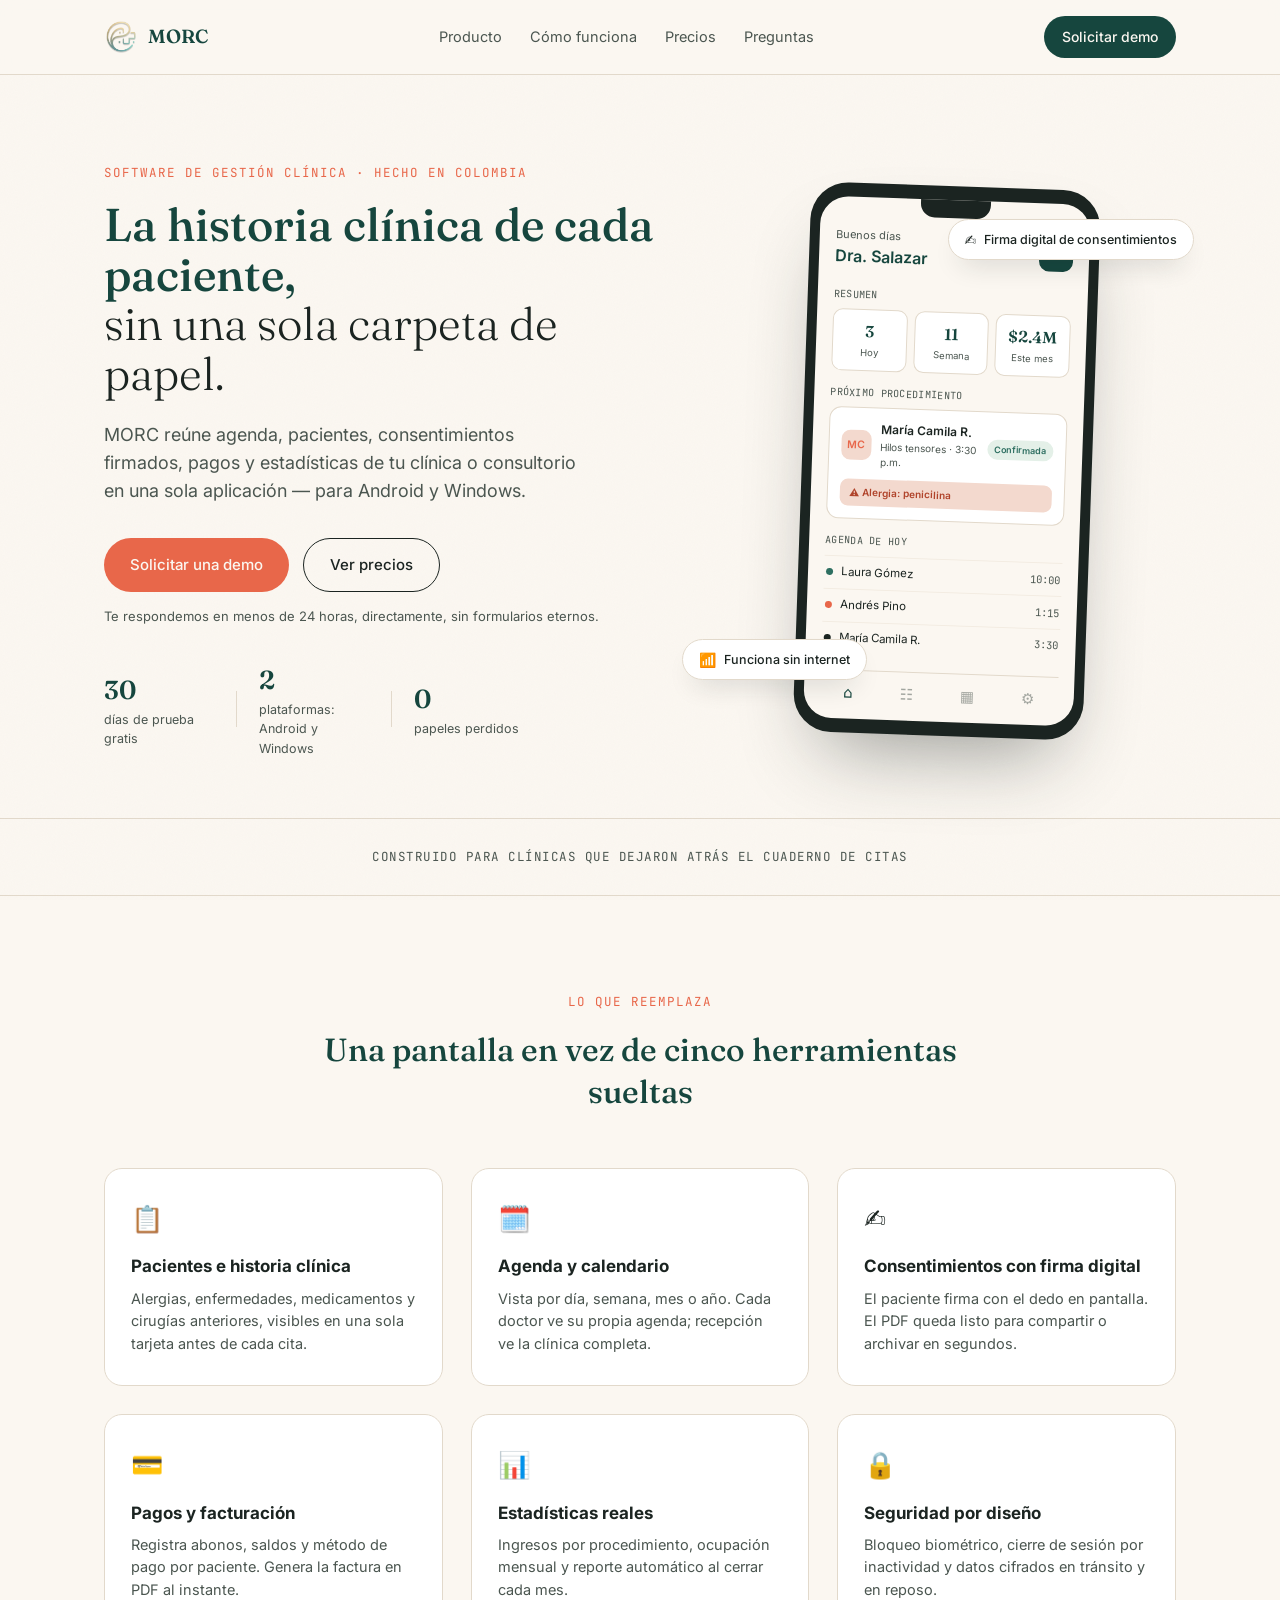
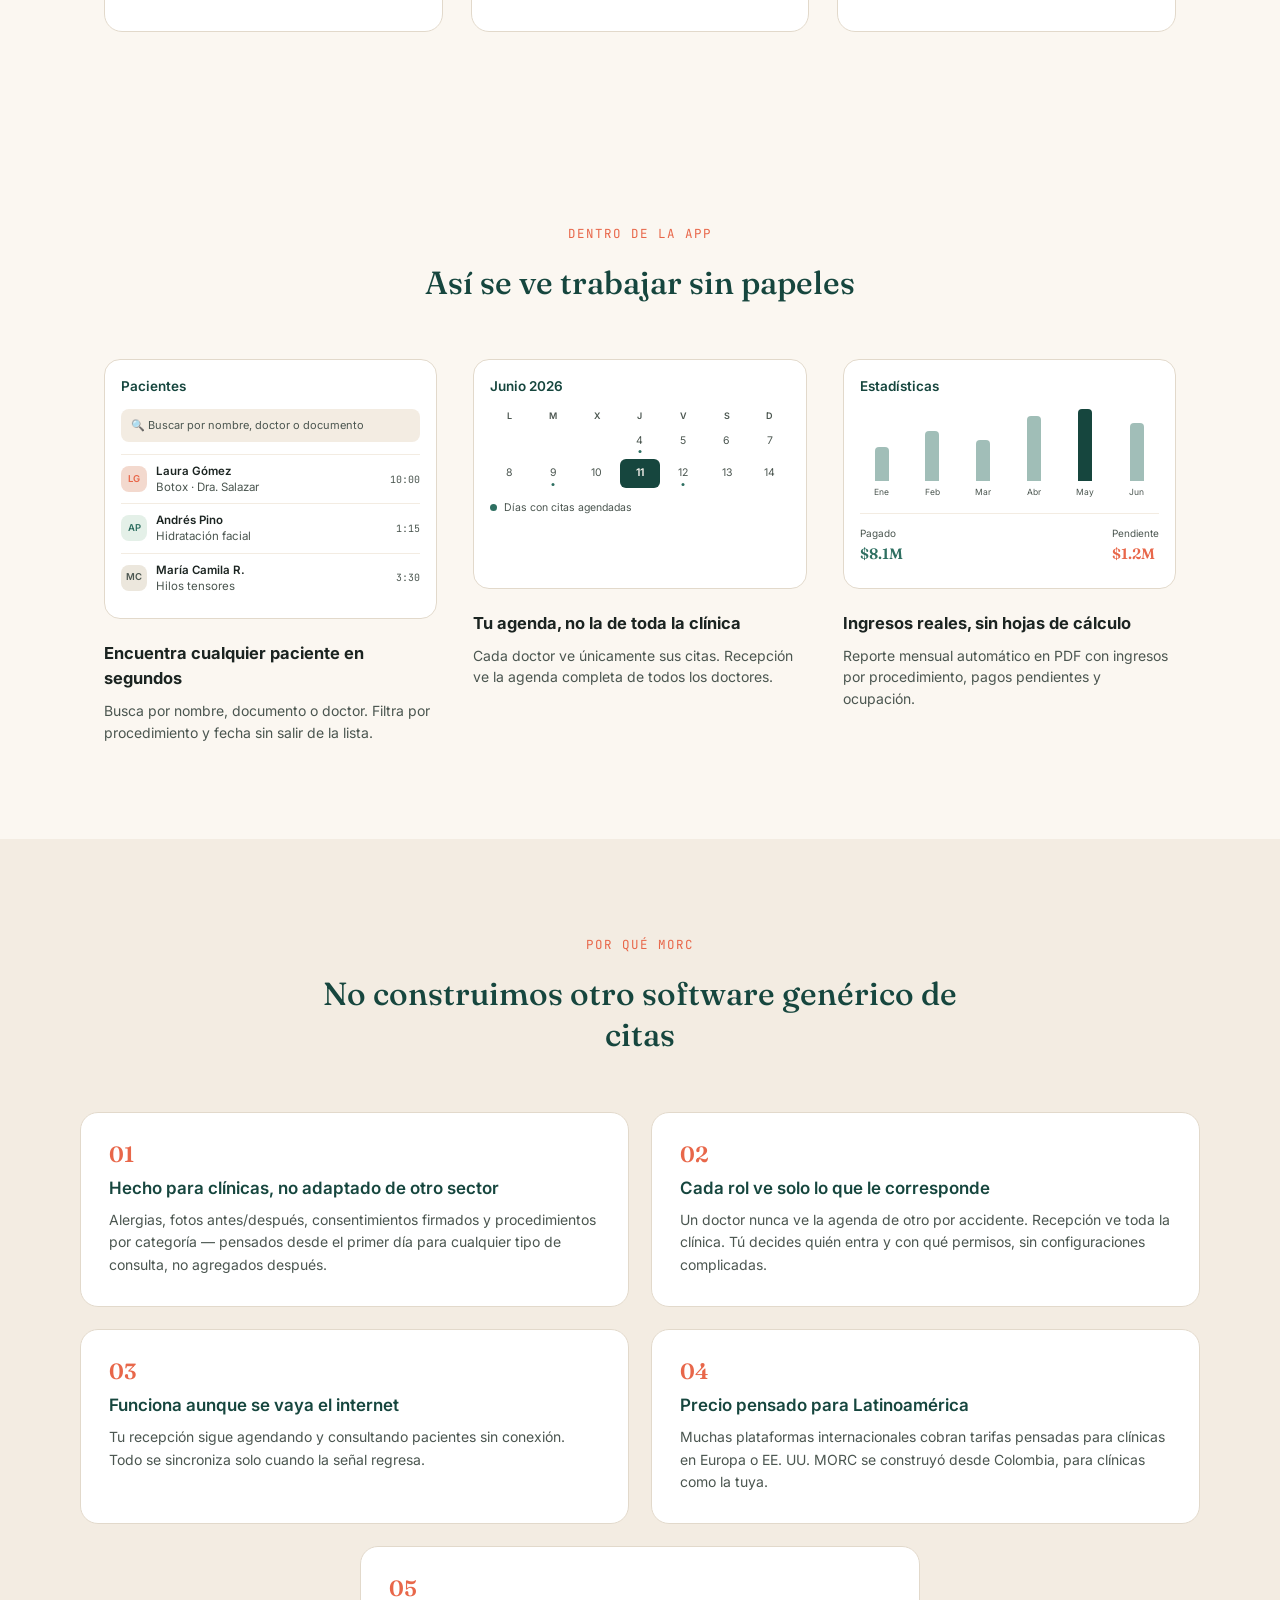
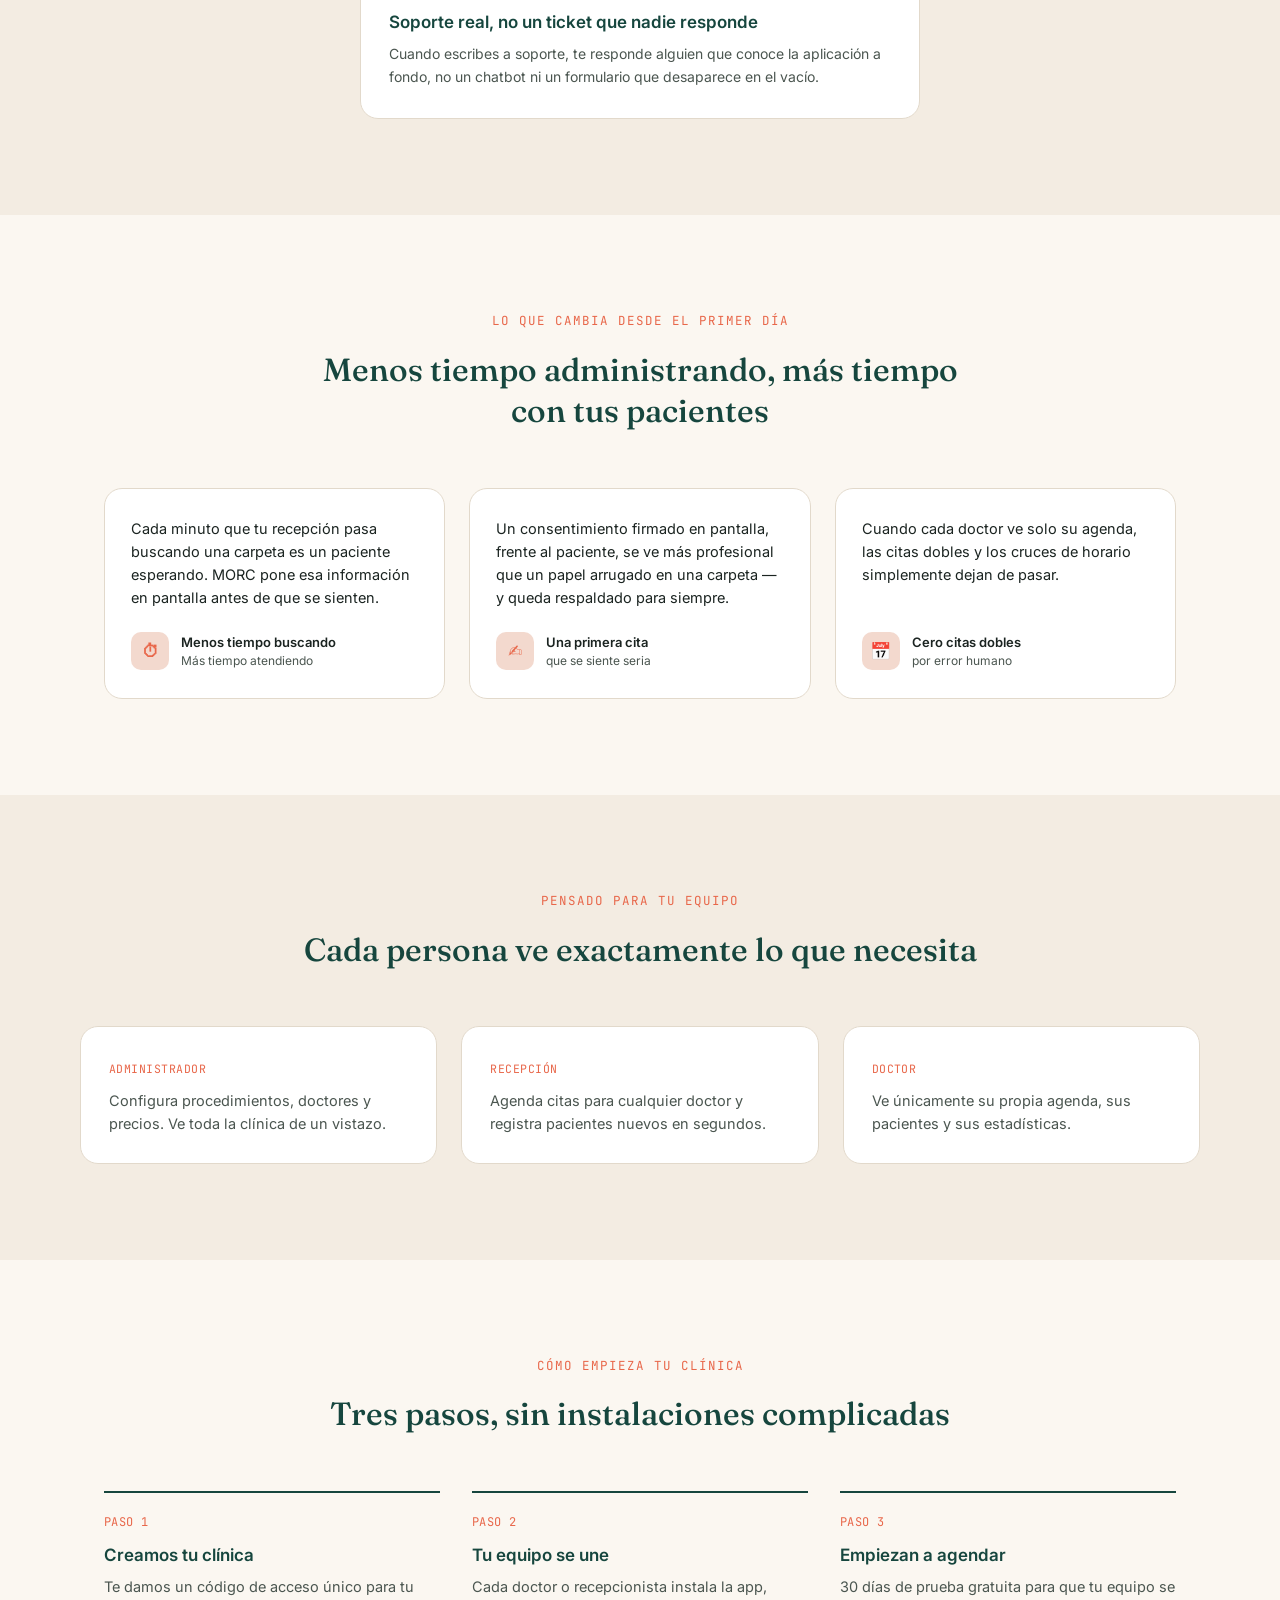
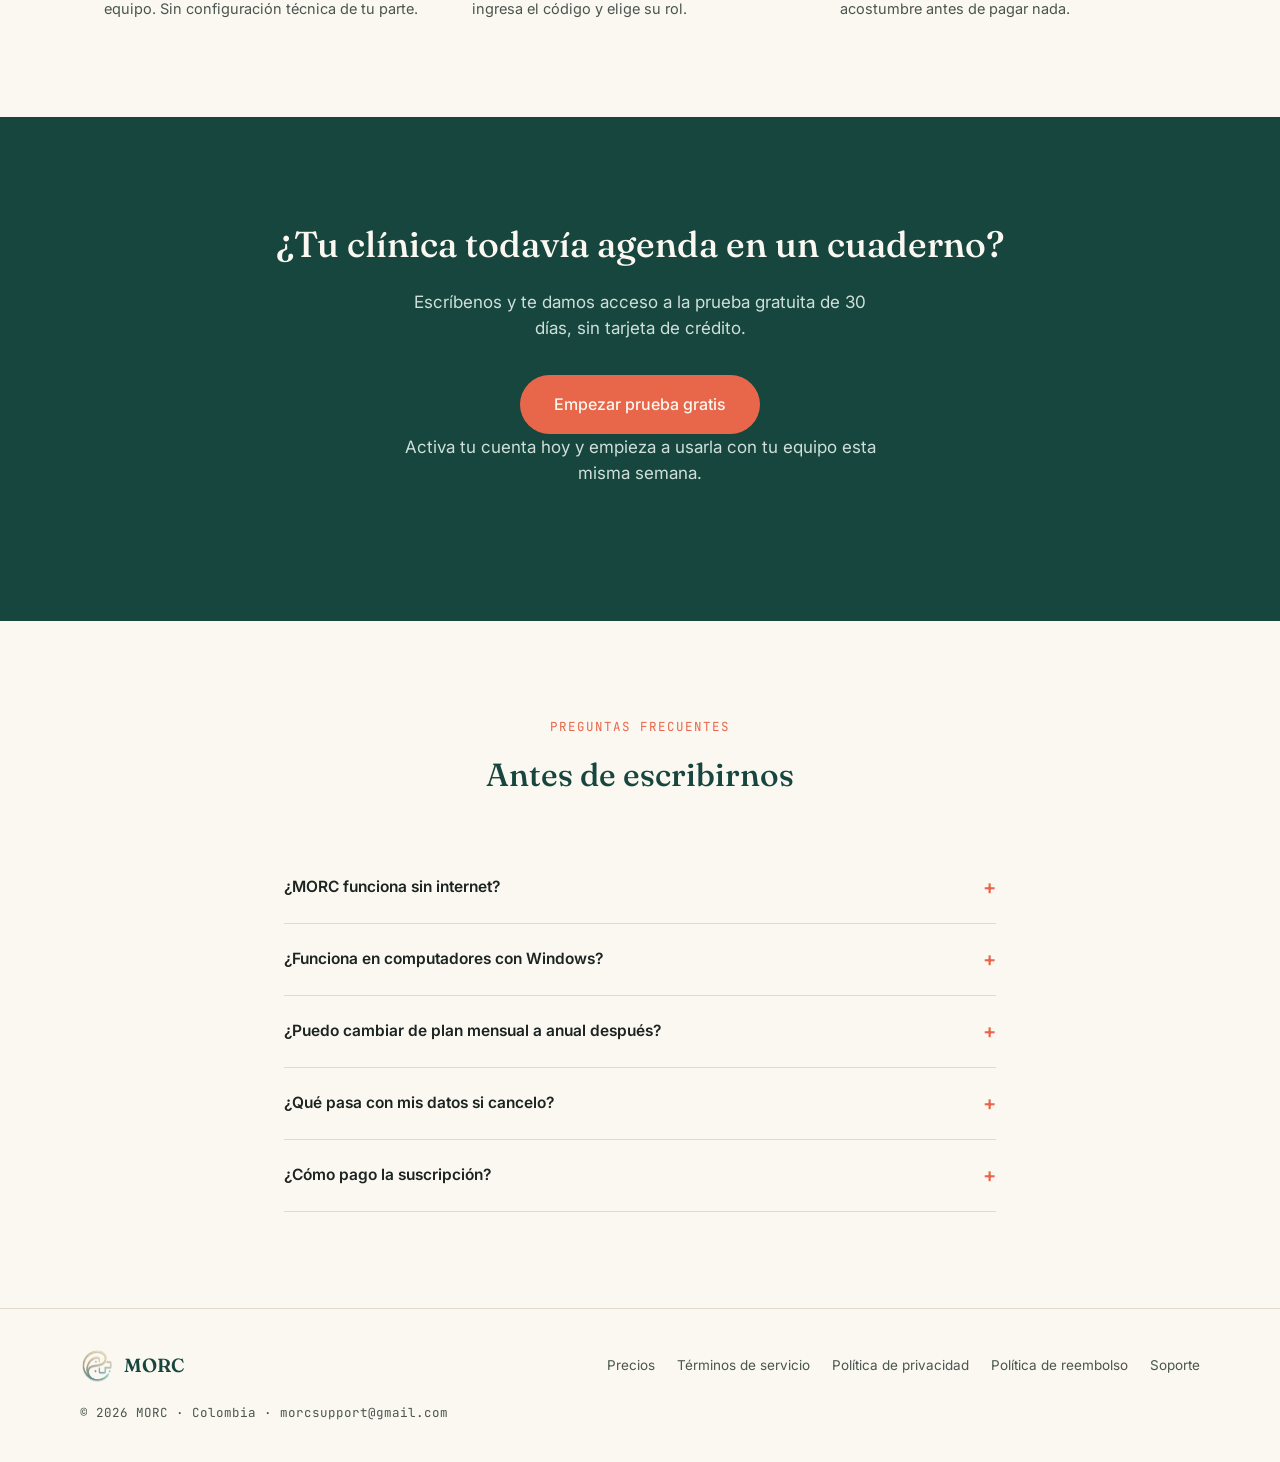
<file: index.html>
<!DOCTYPE html>
<html lang="es">
<head>
<meta charset="UTF-8">
<meta name="viewport" content="width=device-width, initial-scale=1.0">
<title>MORC — Software de gestión para clínicas y consultorios</title>
<meta name="description" content="MORC es el software de gestión para clínicas y consultorios: pacientes, citas, pagos, consentimientos y estadísticas en un solo lugar.">
<link rel="icon" type="image/png" href="assets/logo-small.png">
<link rel="preconnect" href="https://fonts.googleapis.com">
<link rel="preconnect" href="https://fonts.gstatic.com" crossorigin>
<link href="https://fonts.googleapis.com/css2?family=Fraunces:opsz,wght@9..144,300;9..144,500;9..144,600&family=Inter:wght@400;500;600;700&family=JetBrains+Mono:wght@400;500&display=swap" rel="stylesheet">
<link rel="stylesheet" href="styles.css">
</head>
<body>

<div class="noise"></div>

<header class="nav">
  <div class="nav__inner">
    <a href="index.html" class="nav__brand">
      <img src="assets/logo.png" alt="MORC" class="nav__mark nav__mark--img">
      <span class="nav__name">MORC</span>
    </a>
    <nav class="nav__links">
      <a href="#producto">Producto</a>
      <a href="#flujo">Cómo funciona</a>
      <a href="pricing.html">Precios</a>
      <a href="#faq">Preguntas</a>
    </nav>
    <a href="contact.html" class="nav__cta">Solicitar demo</a>
  </div>
</header>

<main>

  <!-- HERO -->
  <section class="hero">
    <div class="hero__inner">
      <p class="eyebrow">Software de gestión clínica · Hecho en Colombia</p>
      <h1 class="hero__title">
        La historia clínica de cada paciente,<br>
        <span class="hero__title-accent">sin una sola carpeta de papel.</span>
      </h1>
      <p class="hero__lead">
        MORC reúne agenda, pacientes, consentimientos firmados, pagos y
        estadísticas de tu clínica o consultorio en una sola aplicación — para Android y Windows.
      </p>
      <div class="hero__actions">
        <a href="contact.html" class="btn btn--primary">Solicitar una demo</a>
        <a href="pricing.html" class="btn btn--ghost">Ver precios</a>
      </div>
      <p class="hero__microcopy">Te respondemos en menos de 24 horas, directamente, sin formularios eternos.</p>
      <div class="hero__proof">
        <div class="proof__item">
          <span class="proof__num">30</span>
          <span class="proof__label">días de prueba gratis</span>
        </div>
        <div class="proof__divider"></div>
        <div class="proof__item">
          <span class="proof__num">2</span>
          <span class="proof__label">plataformas: Android y Windows</span>
        </div>
        <div class="proof__divider"></div>
        <div class="proof__item">
          <span class="proof__num">0</span>
          <span class="proof__label">papeles perdidos</span>
        </div>
      </div>
    </div>

    <!-- Mockup de teléfono con el home screen real de la app -->
    <div class="hero__card" aria-hidden="true">
      <div class="phone-mock">
        <div class="phone-mock__notch"></div>
        <div class="phone-mock__screen">

          <div class="app-header">
            <div>
              <p class="app-header__greet">Buenos días</p>
              <p class="app-header__name">Dra. Salazar</p>
            </div>
            <div class="app-header__avatar">DS</div>
          </div>

          <p class="app-section-label">Resumen</p>
          <div class="app-summary">
            <div class="app-summary__item">
              <span class="num">3</span>
              <span class="lbl">Hoy</span>
            </div>
            <div class="app-summary__item">
              <span class="num">11</span>
              <span class="lbl">Semana</span>
            </div>
            <div class="app-summary__item">
              <span class="num">$2.4M</span>
              <span class="lbl">Este mes</span>
            </div>
          </div>

          <p class="app-section-label">Próximo procedimiento</p>
          <div class="app-patient-card">
            <div class="app-patient-card__top">
              <div class="app-patient-card__avatar">MC</div>
              <div class="app-patient-card__info">
                <p class="name">María Camila R.</p>
                <p class="sub">Hilos tensores · 3:30 p.m.</p>
              </div>
              <span class="app-tag">Confirmada</span>
            </div>
            <div class="app-alert">⚠ Alergia: penicilina</div>
          </div>

          <p class="app-section-label">Agenda de hoy</p>
          <div class="app-mini-row">
            <span class="dot dot--teal"></span>
            <span class="mini-name">Laura Gómez</span>
            <span class="mini-time">10:00</span>
          </div>
          <div class="app-mini-row">
            <span class="dot dot--coral"></span>
            <span class="mini-name">Andrés Pino</span>
            <span class="mini-time">1:15</span>
          </div>
          <div class="app-mini-row">
            <span class="dot dot--ink"></span>
            <span class="mini-name">María Camila R.</span>
            <span class="mini-time">3:30</span>
          </div>

          <div class="app-navbar">
            <span class="navbar__item navbar__item--active">⌂</span>
            <span class="navbar__item">☷</span>
            <span class="navbar__item">▦</span>
            <span class="navbar__item">⚙</span>
          </div>
        </div>
      </div>

      <!-- chip flotante: firma digital -->
      <div class="float-chip float-chip--top">
        <span class="float-chip__icon">✍️</span>
        <span>Firma digital de consentimientos</span>
      </div>
      <!-- chip flotante: offline -->
      <div class="float-chip float-chip--bottom">
        <span class="float-chip__icon">📶</span>
        <span>Funciona sin internet</span>
      </div>
    </div>
  </section>

  <!-- LOGOS / TRUST STRIP -->
  <section class="trust">
    <p>Construido para clínicas que dejaron atrás el cuaderno de citas</p>
  </section>

  <!-- PRODUCTO -->
  <section id="producto" class="features">
    <p class="eyebrow eyebrow--center">Lo que reemplaza</p>
    <h2 class="section-title">Una pantalla en vez de cinco herramientas sueltas</h2>

    <div class="feature-grid">
      <article class="feature">
        <div class="feature__icon">📋</div>
        <h3>Pacientes e historia clínica</h3>
        <p>Alergias, enfermedades, medicamentos y cirugías anteriores, visibles en una sola tarjeta antes de cada cita.</p>
      </article>
      <article class="feature">
        <div class="feature__icon">🗓️</div>
        <h3>Agenda y calendario</h3>
        <p>Vista por día, semana, mes o año. Cada doctor ve su propia agenda; recepción ve la clínica completa.</p>
      </article>
      <article class="feature">
        <div class="feature__icon">✍️</div>
        <h3>Consentimientos con firma digital</h3>
        <p>El paciente firma con el dedo en pantalla. El PDF queda listo para compartir o archivar en segundos.</p>
      </article>
      <article class="feature">
        <div class="feature__icon">💳</div>
        <h3>Pagos y facturación</h3>
        <p>Registra abonos, saldos y método de pago por paciente. Genera la factura en PDF al instante.</p>
      </article>
      <article class="feature">
        <div class="feature__icon">📊</div>
        <h3>Estadísticas reales</h3>
        <p>Ingresos por procedimiento, ocupación mensual y reporte automático al cerrar cada mes.</p>
      </article>
      <article class="feature">
        <div class="feature__icon">🔒</div>
        <h3>Seguridad por diseño</h3>
        <p>Bloqueo biométrico, cierre de sesión por inactividad y datos cifrados en tránsito y en reposo.</p>
      </article>
    </div>
  </section>

  <!-- SHOWCASE: pantallas reales -->
  <section class="showcase">
    <p class="eyebrow eyebrow--center">Dentro de la app</p>
    <h2 class="section-title">Así se ve trabajar sin papeles</h2>

    <div class="showcase__grid">

      <div class="showcase__item">
        <div class="mini-mock mini-mock--list">
          <div class="mini-mock__bar">Pacientes</div>
          <div class="mini-mock__search">🔍 Buscar por nombre, doctor o documento</div>
          <div class="mini-mock__row">
            <span class="mini-mock__av">LG</span>
            <span class="mini-mock__lines"><b>Laura Gómez</b><br>Botox · Dra. Salazar</span>
            <span class="mini-mock__time">10:00</span>
          </div>
          <div class="mini-mock__row">
            <span class="mini-mock__av mini-mock__av--coral">AP</span>
            <span class="mini-mock__lines"><b>Andrés Pino</b><br>Hidratación facial</span>
            <span class="mini-mock__time">1:15</span>
          </div>
          <div class="mini-mock__row">
            <span class="mini-mock__av mini-mock__av--ink">MC</span>
            <span class="mini-mock__lines"><b>María Camila R.</b><br>Hilos tensores</span>
            <span class="mini-mock__time">3:30</span>
          </div>
        </div>
        <h3>Encuentra cualquier paciente en segundos</h3>
        <p>Busca por nombre, documento o doctor. Filtra por procedimiento y fecha sin salir de la lista.</p>
      </div>

      <div class="showcase__item">
        <div class="mini-mock mini-mock--calendar">
          <div class="mini-mock__bar">Junio 2026</div>
          <div class="mini-mock__cal">
            <span class="cal-day">L</span><span class="cal-day">M</span><span class="cal-day">X</span>
            <span class="cal-day">J</span><span class="cal-day">V</span><span class="cal-day">S</span><span class="cal-day">D</span>
            <span class="cal-cell"></span><span class="cal-cell"></span><span class="cal-cell"></span>
            <span class="cal-cell dot-cell">4</span><span class="cal-cell">5</span><span class="cal-cell">6</span><span class="cal-cell">7</span>
            <span class="cal-cell">8</span><span class="cal-cell dot-cell">9</span><span class="cal-cell">10</span>
            <span class="cal-cell active-cell">11</span><span class="cal-cell dot-cell">12</span><span class="cal-cell">13</span><span class="cal-cell">14</span>
          </div>
          <div class="mini-mock__legend"><span class="dot dot--teal"></span> Días con citas agendadas</div>
        </div>
        <h3>Tu agenda, no la de toda la clínica</h3>
        <p>Cada doctor ve únicamente sus citas. Recepción ve la agenda completa de todos los doctores.</p>
      </div>

      <div class="showcase__item">
        <div class="mini-mock mini-mock--stats">
          <div class="mini-mock__bar">Estadísticas</div>
          <div class="mini-mock__bars">
            <div class="bar-col"><span class="bar" style="height:38%"></span><span class="bar-lbl">Ene</span></div>
            <div class="bar-col"><span class="bar" style="height:55%"></span><span class="bar-lbl">Feb</span></div>
            <div class="bar-col"><span class="bar" style="height:46%"></span><span class="bar-lbl">Mar</span></div>
            <div class="bar-col"><span class="bar" style="height:72%"></span><span class="bar-lbl">Abr</span></div>
            <div class="bar-col"><span class="bar bar--active" style="height:90%"></span><span class="bar-lbl">May</span></div>
            <div class="bar-col"><span class="bar" style="height:64%"></span><span class="bar-lbl">Jun</span></div>
          </div>
          <div class="mini-mock__income">
            <div><span class="lbl">Pagado</span><span class="val ok">$8.1M</span></div>
            <div><span class="lbl">Pendiente</span><span class="val warn">$1.2M</span></div>
          </div>
        </div>
        <h3>Ingresos reales, sin hojas de cálculo</h3>
        <p>Reporte mensual automático en PDF con ingresos por procedimiento, pagos pendientes y ocupación.</p>
      </div>

    </div>
  </section>

  <!-- POR QUÉ ELEGIR -->
  <section class="why">
    <p class="eyebrow eyebrow--center">Por qué MORC</p>
    <h2 class="section-title">No construimos otro software genérico de citas</h2>

    <div class="why__grid">
      <article class="why__card">
        <span class="why__num">01</span>
        <h3>Hecho para clínicas, no adaptado de otro sector</h3>
        <p>Alergias, fotos antes/después, consentimientos firmados y procedimientos por categoría — pensados desde el primer día para cualquier tipo de consulta, no agregados después.</p>
      </article>

      <article class="why__card">
        <span class="why__num">02</span>
        <h3>Cada rol ve solo lo que le corresponde</h3>
        <p>Un doctor nunca ve la agenda de otro por accidente. Recepción ve toda la clínica. Tú decides quién entra y con qué permisos, sin configuraciones complicadas.</p>
      </article>

      <article class="why__card">
        <span class="why__num">03</span>
        <h3>Funciona aunque se vaya el internet</h3>
        <p>Tu recepción sigue agendando y consultando pacientes sin conexión. Todo se sincroniza solo cuando la señal regresa.</p>
      </article>

      <article class="why__card">
        <span class="why__num">04</span>
        <h3>Precio pensado para Latinoamérica</h3>
        <p>Muchas plataformas internacionales cobran tarifas pensadas para clínicas en Europa o EE. UU. MORC se construyó desde Colombia, para clínicas como la tuya.</p>
      </article>

      <article class="why__card">
        <span class="why__num">05</span>
        <h3>Soporte real, no un ticket que nadie responde</h3>
        <p>Cuando escribes a soporte, te responde alguien que conoce la aplicación a fondo, no un chatbot ni un formulario que desaparece en el vacío.</p>
      </article>
    </div>
  </section>

  <!-- BENEFICIOS / POR QUÉ CAMBIARTE -->
  <section class="testimonials">
    <p class="eyebrow eyebrow--center">Lo que cambia desde el primer día</p>
    <h2 class="section-title">Menos tiempo administrando, más tiempo con tus pacientes</h2>

    <div class="testimonials__grid">
      <article class="testimonial">
        <p class="testimonial__quote">Cada minuto que tu recepción pasa buscando una carpeta es un paciente esperando. MORC pone esa información en pantalla antes de que se sienten.</p>
        <div class="testimonial__author">
          <span class="testimonial__avatar">⏱</span>
          <div>
            <p class="testimonial__name">Menos tiempo buscando</p>
            <p class="testimonial__role">Más tiempo atendiendo</p>
          </div>
        </div>
      </article>
      <article class="testimonial">
        <p class="testimonial__quote">Un consentimiento firmado en pantalla, frente al paciente, se ve más profesional que un papel arrugado en una carpeta — y queda respaldado para siempre.</p>
        <div class="testimonial__author">
          <span class="testimonial__avatar">✍️</span>
          <div>
            <p class="testimonial__name">Una primera cita</p>
            <p class="testimonial__role">que se siente seria</p>
          </div>
        </div>
      </article>
      <article class="testimonial">
        <p class="testimonial__quote">Cuando cada doctor ve solo su agenda, las citas dobles y los cruces de horario simplemente dejan de pasar.</p>
        <div class="testimonial__author">
          <span class="testimonial__avatar">📅</span>
          <div>
            <p class="testimonial__name">Cero citas dobles</p>
            <p class="testimonial__role">por error humano</p>
          </div>
        </div>
      </article>
    </div>
  </section>

  <section class="roles">
    <p class="eyebrow eyebrow--center">Pensado para tu equipo</p>
    <h2 class="section-title">Cada persona ve exactamente lo que necesita</h2>
    <div class="roles__grid">
      <div class="role-card">
        <span class="role-card__tag">Administrador</span>
        <p>Configura procedimientos, doctores y precios. Ve toda la clínica de un vistazo.</p>
      </div>
      <div class="role-card">
        <span class="role-card__tag">Recepción</span>
        <p>Agenda citas para cualquier doctor y registra pacientes nuevos en segundos.</p>
      </div>
      <div class="role-card">
        <span class="role-card__tag">Doctor</span>
        <p>Ve únicamente su propia agenda, sus pacientes y sus estadísticas.</p>
      </div>
    </div>
  </section>

  <!-- FLUJO -->
  <section id="flujo" class="flow">
    <p class="eyebrow eyebrow--center">Cómo empieza tu clínica</p>
    <h2 class="section-title">Tres pasos, sin instalaciones complicadas</h2>

    <div class="flow__steps">
      <div class="flow__step">
        <span class="flow__mark">Paso 1</span>
        <h3>Creamos tu clínica</h3>
        <p>Te damos un código de acceso único para tu equipo. Sin configuración técnica de tu parte.</p>
      </div>
      <div class="flow__step">
        <span class="flow__mark">Paso 2</span>
        <h3>Tu equipo se une</h3>
        <p>Cada doctor o recepcionista instala la app, ingresa el código y elige su rol.</p>
      </div>
      <div class="flow__step">
        <span class="flow__mark">Paso 3</span>
        <h3>Empiezan a agendar</h3>
        <p>30 días de prueba gratuita para que tu equipo se acostumbre antes de pagar nada.</p>
      </div>
    </div>
  </section>

  <!-- CTA -->
  <section class="cta">
    <h2>¿Tu clínica todavía agenda en un cuaderno?</h2>
    <p>Escríbenos y te damos acceso a la prueba gratuita de 30 días, sin tarjeta de crédito.</p>
    <a href="contact.html" class="btn btn--primary btn--lg">Empezar prueba gratis</a>
    <p class="cta__microcopy">Activa tu cuenta hoy y empieza a usarla con tu equipo esta misma semana.</p>
  </section>

  <!-- FAQ -->
  <section id="faq" class="faq">
    <p class="eyebrow eyebrow--center">Preguntas frecuentes</p>
    <h2 class="section-title">Antes de escribirnos</h2>

    <div class="faq__list">
      <details class="faq__item">
        <summary>¿MORC funciona sin internet?</summary>
        <p>Sí. Los datos que ya cargaste quedan disponibles sin conexión; la app sincroniza automáticamente cuando vuelve la señal.</p>
      </details>
      <details class="faq__item">
        <summary>¿Funciona en computadores con Windows?</summary>
        <p>Sí, MORC tiene versión nativa para Android y para Windows de escritorio.</p>
      </details>
      <details class="faq__item">
        <summary>¿Puedo cambiar de plan mensual a anual después?</summary>
        <p>Sí, puedes solicitar el cambio de plan en cualquier momento escribiéndonos a soporte.</p>
      </details>
      <details class="faq__item">
        <summary>¿Qué pasa con mis datos si cancelo?</summary>
        <p>Tus datos no se eliminan automáticamente al suspender el servicio. Puedes exportar un respaldo completo en cualquier momento desde la app.</p>
      </details>
      <details class="faq__item">
        <summary>¿Cómo pago la suscripción?</summary>
        <p>Aceptamos tarjeta de crédito y débito a través de nuestra pasarela de pagos segura, en planes mensuales o anuales.</p>
      </details>
    </div>
  </section>

</main>

<footer class="footer">
  <div class="footer__inner">
    <div class="footer__brand">
      <img src="assets/logo.png" alt="MORC" class="nav__mark nav__mark--img">
      <span class="nav__name">MORC</span>
    </div>
    <nav class="footer__links">
      <a href="pricing.html">Precios</a>
      <a href="terms.html">Términos de servicio</a>
      <a href="privacy.html">Política de privacidad</a>
      <a href="refund.html">Política de reembolso</a>
      <span class="support-trigger" id="supportTrigger">
        Soporte
        <span class="support-popover" id="supportPopover">
          <span class="support-popover__label">Contáctanos en</span>
          <span class="support-popover__email">morcsupport@gmail.com</span>
          <button class="support-popover__copy" id="supportCopyBtn" type="button">Copiar correo</button>
        </span>
      </span>
    </nav>
  </div>
  <p class="footer__legal">© 2026 MORC · Colombia · morcsupport@gmail.com</p>
</footer>

<script>
  const supportTrigger = document.getElementById('supportTrigger');
  const supportPopover = document.getElementById('supportPopover');
  const supportCopyBtn = document.getElementById('supportCopyBtn');

  supportTrigger.addEventListener('click', (e) => {
    e.stopPropagation();
    supportPopover.classList.toggle('is-open');
  });

  document.addEventListener('click', (e) => {
    if (!supportTrigger.contains(e.target)) {
      supportPopover.classList.remove('is-open');
    }
  });

  supportCopyBtn.addEventListener('click', async (e) => {
    e.stopPropagation();
    await navigator.clipboard.writeText('morcsupport@gmail.com');
    supportCopyBtn.textContent = '¡Copiado!';
    setTimeout(() => { supportCopyBtn.textContent = 'Copiar correo'; }, 1800);
  });
</script>

<script>
  // Hero: anima al cargar la página, no al hacer scroll
  document.querySelectorAll('.hero__title, .hero__lead, .hero__actions, .hero__microcopy, .hero__proof, .hero__card')
    .forEach((el, i) => {
      el.classList.add('reveal-hero');
      el.style.animationDelay = `${i * 0.08}s`;
    });

  // Resto de la página: anima al entrar en el viewport, una sola vez
  const revealSelectors = [
    '.feature', '.showcase__item', '.why__card', '.testimonial',
    '.role-card', '.flow__step', '.section-title', '.eyebrow--center',
    '.price-card', '.faq__item'
  ];
  const revealEls = document.querySelectorAll(revealSelectors.join(','));

  revealEls.forEach((el) => el.classList.add('reveal'));

  const observer = new IntersectionObserver((entries) => {
    entries.forEach((entry, idx) => {
      if (entry.isIntersecting) {
        // pequeño stagger entre elementos del mismo grupo visible
        setTimeout(() => entry.target.classList.add('is-visible'), idx * 60);
        observer.unobserve(entry.target);
      }
    });
  }, { threshold: 0.15, rootMargin: '0px 0px -40px 0px' });

  revealEls.forEach((el) => observer.observe(el));
</script>

</body>
</html>
</file>
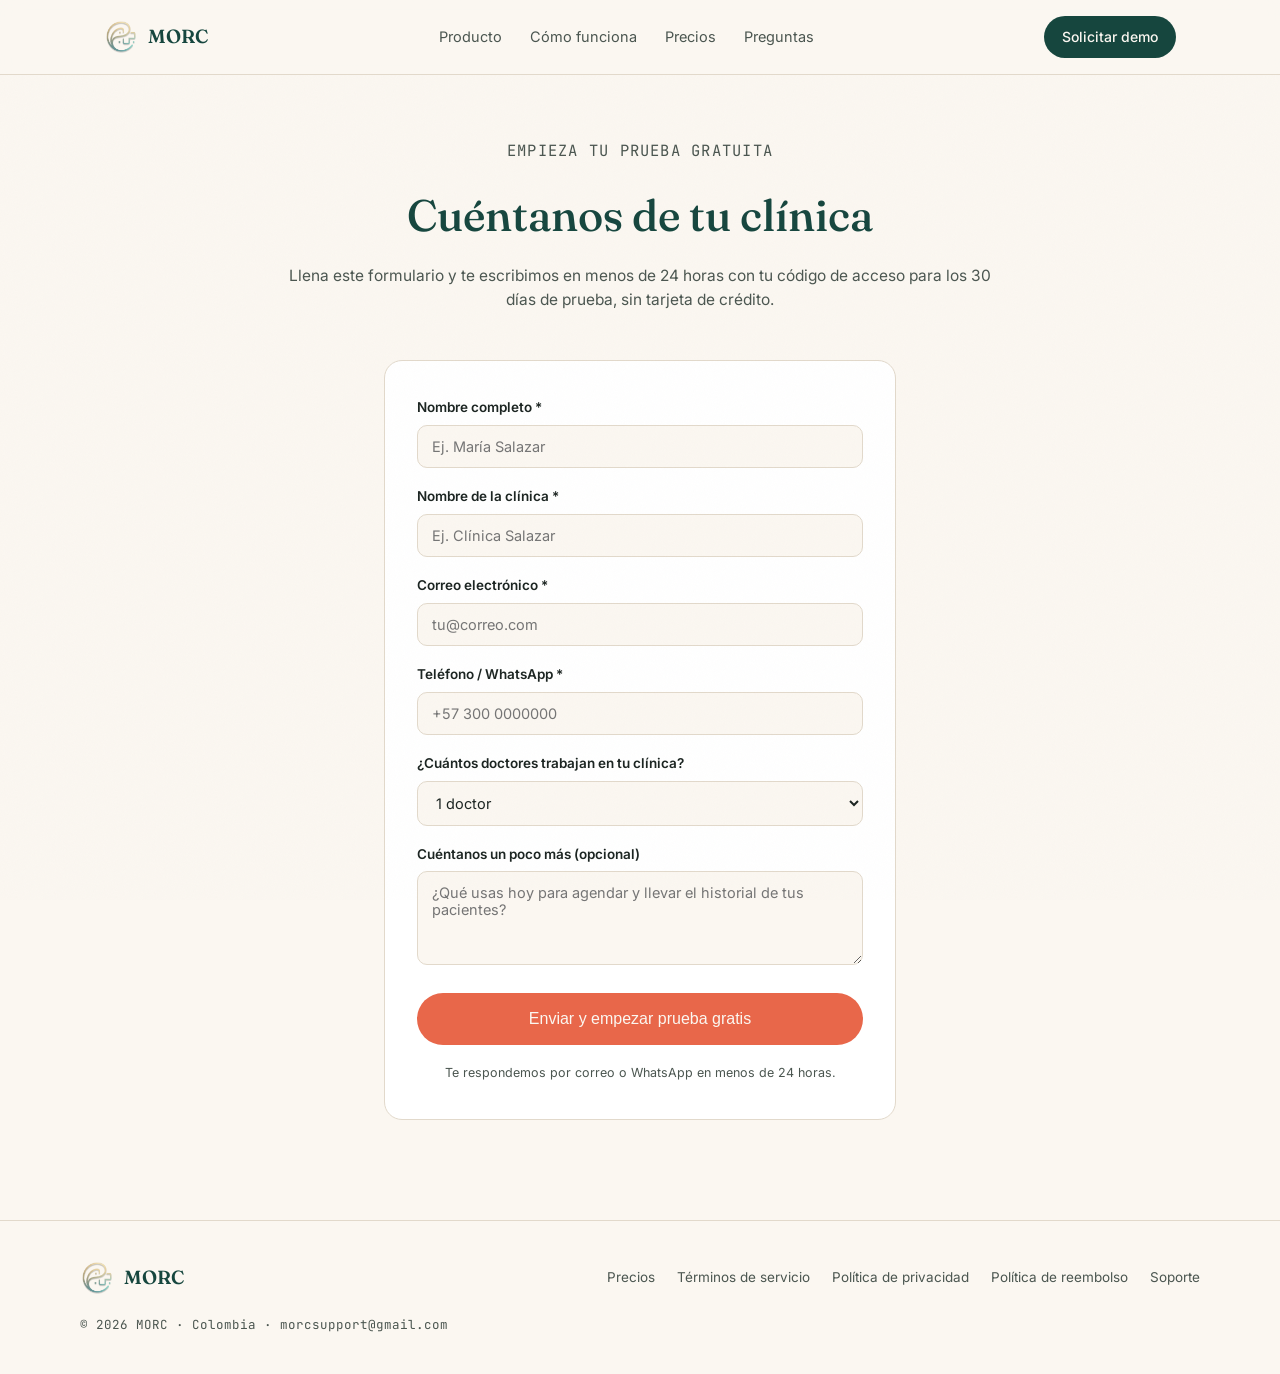
<file: contact.html>
<!DOCTYPE html>
<html lang="es">
<head>
<meta charset="UTF-8">
<meta name="viewport" content="width=device-width, initial-scale=1.0">
<title>Solicitar demo — MORC</title>
<meta name="description" content="Solicita acceso a la prueba gratuita de 30 días de MORC para tu clínica.">
<link rel="icon" type="image/png" href="assets/logo-small.png">
<link rel="preconnect" href="https://fonts.googleapis.com">
<link rel="preconnect" href="https://fonts.gstatic.com" crossorigin>
<link href="https://fonts.googleapis.com/css2?family=Fraunces:opsz,wght@9..144,300;9..144,500;9..144,600&family=Inter:wght@400;500;600;700&family=JetBrains+Mono:wght@400;500&display=swap" rel="stylesheet">
<link rel="stylesheet" href="styles.css">
</head>
<body>

<div class="noise"></div>

<header class="nav">
  <div class="nav__inner">
    <a href="index.html" class="nav__brand">
      <img src="assets/logo.png" alt="MORC" class="nav__mark nav__mark--img">
      <span class="nav__name">MORC</span>
    </a>
    <nav class="nav__links">
      <a href="index.html#producto">Producto</a>
      <a href="index.html#flujo">Cómo funciona</a>
      <a href="pricing.html">Precios</a>
      <a href="index.html#faq">Preguntas</a>
    </nav>
    <a href="contact.html" class="nav__cta">Solicitar demo</a>
  </div>
</header>

<main>

  <div class="page-header">
    <p class="eyebrow eyebrow--center">Empieza tu prueba gratuita</p>
    <h1>Cuéntanos de tu clínica</h1>
    <p>Llena este formulario y te escribimos en menos de 24 horas con tu código de acceso para los 30 días de prueba, sin tarjeta de crédito.</p>
  </div>

  <section class="contact">
    <form
      id="demoForm"
      class="contact__form"
      action="https://formspree.io/f/xpqevbwj"
      method="POST"
    >
      <input type="hidden" name="_subject" value="Nueva solicitud de demo — MORC">

      <label class="field">
        <span>Nombre completo *</span>
        <input type="text" name="Nombre" required placeholder="Ej. María Salazar">
      </label>

      <label class="field">
        <span>Nombre de la clínica *</span>
        <input type="text" name="Clínica" required placeholder="Ej. Clínica Salazar">
      </label>

      <label class="field">
        <span>Correo electrónico *</span>
        <input type="email" name="Correo" required placeholder="tu@correo.com">
      </label>

      <label class="field">
        <span>Teléfono / WhatsApp *</span>
        <input type="tel" name="Teléfono" required placeholder="+57 300 0000000">
      </label>

      <label class="field">
        <span>¿Cuántos doctores trabajan en tu clínica?</span>
        <select name="Doctores">
          <option value="1">1 doctor</option>
          <option value="2">2 doctores</option>
          <option value="3-5">3 a 5 doctores</option>
          <option value="6+">Más de 5 doctores</option>
        </select>
      </label>

      <label class="field">
        <span>Cuéntanos un poco más (opcional)</span>
        <textarea name="Mensaje" rows="4" placeholder="¿Qué usas hoy para agendar y llevar el historial de tus pacientes?"></textarea>
      </label>

      <!-- honeypot anti-spam -->
      <input type="text" name="_gotcha" style="display:none">

      <button type="submit" class="btn btn--primary btn--lg contact__submit">
        Enviar y empezar prueba gratis
      </button>
      <p class="contact__microcopy">Te respondemos por correo o WhatsApp en menos de 24 horas.</p>
    </form>

    <div id="formSuccess" class="contact__success" hidden>
      <div class="contact__success-icon">✓</div>
      <h2>¡Listo, recibimos tu solicitud!</h2>
      <p>Te escribiremos a tu correo o teléfono en menos de 24 horas con el código de acceso para tu prueba gratuita de 30 días.</p>
      <a href="index.html" class="btn btn--ghost">Volver al inicio</a>
    </div>
  </section>

</main>

<footer class="footer">
  <div class="footer__inner">
    <div class="footer__brand">
      <img src="assets/logo.png" alt="MORC" class="nav__mark nav__mark--img">
      <span class="nav__name">MORC</span>
    </div>
    <nav class="footer__links">
      <a href="pricing.html">Precios</a>
      <a href="terms.html">Términos de servicio</a>
      <a href="privacy.html">Política de privacidad</a>
      <a href="refund.html">Política de reembolso</a>
      <span class="support-trigger" id="supportTrigger">
        Soporte
        <span class="support-popover" id="supportPopover">
          <span class="support-popover__label">Contáctanos en</span>
          <span class="support-popover__email">morcsupport@gmail.com</span>
          <button class="support-popover__copy" id="supportCopyBtn" type="button">Copiar correo</button>
        </span>
      </span>
    </nav>
  </div>
  <p class="footer__legal">© 2026 MORC · Colombia · morcsupport@gmail.com</p>
</footer>

<script>
  const supportTrigger = document.getElementById('supportTrigger');
  const supportPopover = document.getElementById('supportPopover');
  const supportCopyBtn = document.getElementById('supportCopyBtn');

  supportTrigger.addEventListener('click', (e) => {
    e.stopPropagation();
    supportPopover.classList.toggle('is-open');
  });

  document.addEventListener('click', (e) => {
    if (!supportTrigger.contains(e.target)) {
      supportPopover.classList.remove('is-open');
    }
  });

  supportCopyBtn.addEventListener('click', async (e) => {
    e.stopPropagation();
    await navigator.clipboard.writeText('morcsupport@gmail.com');
    supportCopyBtn.textContent = '¡Copiado!';
    setTimeout(() => { supportCopyBtn.textContent = 'Copiar correo'; }, 1800);
  });
</script>

<script>
  const form = document.getElementById('demoForm');
  form.addEventListener('submit', async (e) => {
    e.preventDefault();
    const submitBtn = form.querySelector('.contact__submit');
    submitBtn.disabled = true;
    submitBtn.textContent = 'Enviando...';

    try {
      const response = await fetch(form.action, {
        method: 'POST',
        body: new FormData(form),
        headers: { 'Accept': 'application/json' }
      });

      if (response.ok) {
        form.hidden = true;
        document.getElementById('formSuccess').hidden = false;
        document.getElementById('formSuccess').scrollIntoView({ behavior: 'smooth' });
      } else {
        throw new Error('Submission failed');
      }
    } catch (err) {
      submitBtn.disabled = false;
      submitBtn.textContent = 'Enviar y empezar prueba gratis';
      alert('Hubo un problema al enviar el formulario. Por favor escríbenos directamente a morcsupport@gmail.com');
    }
  });
</script>

</body>
</html>
</file>
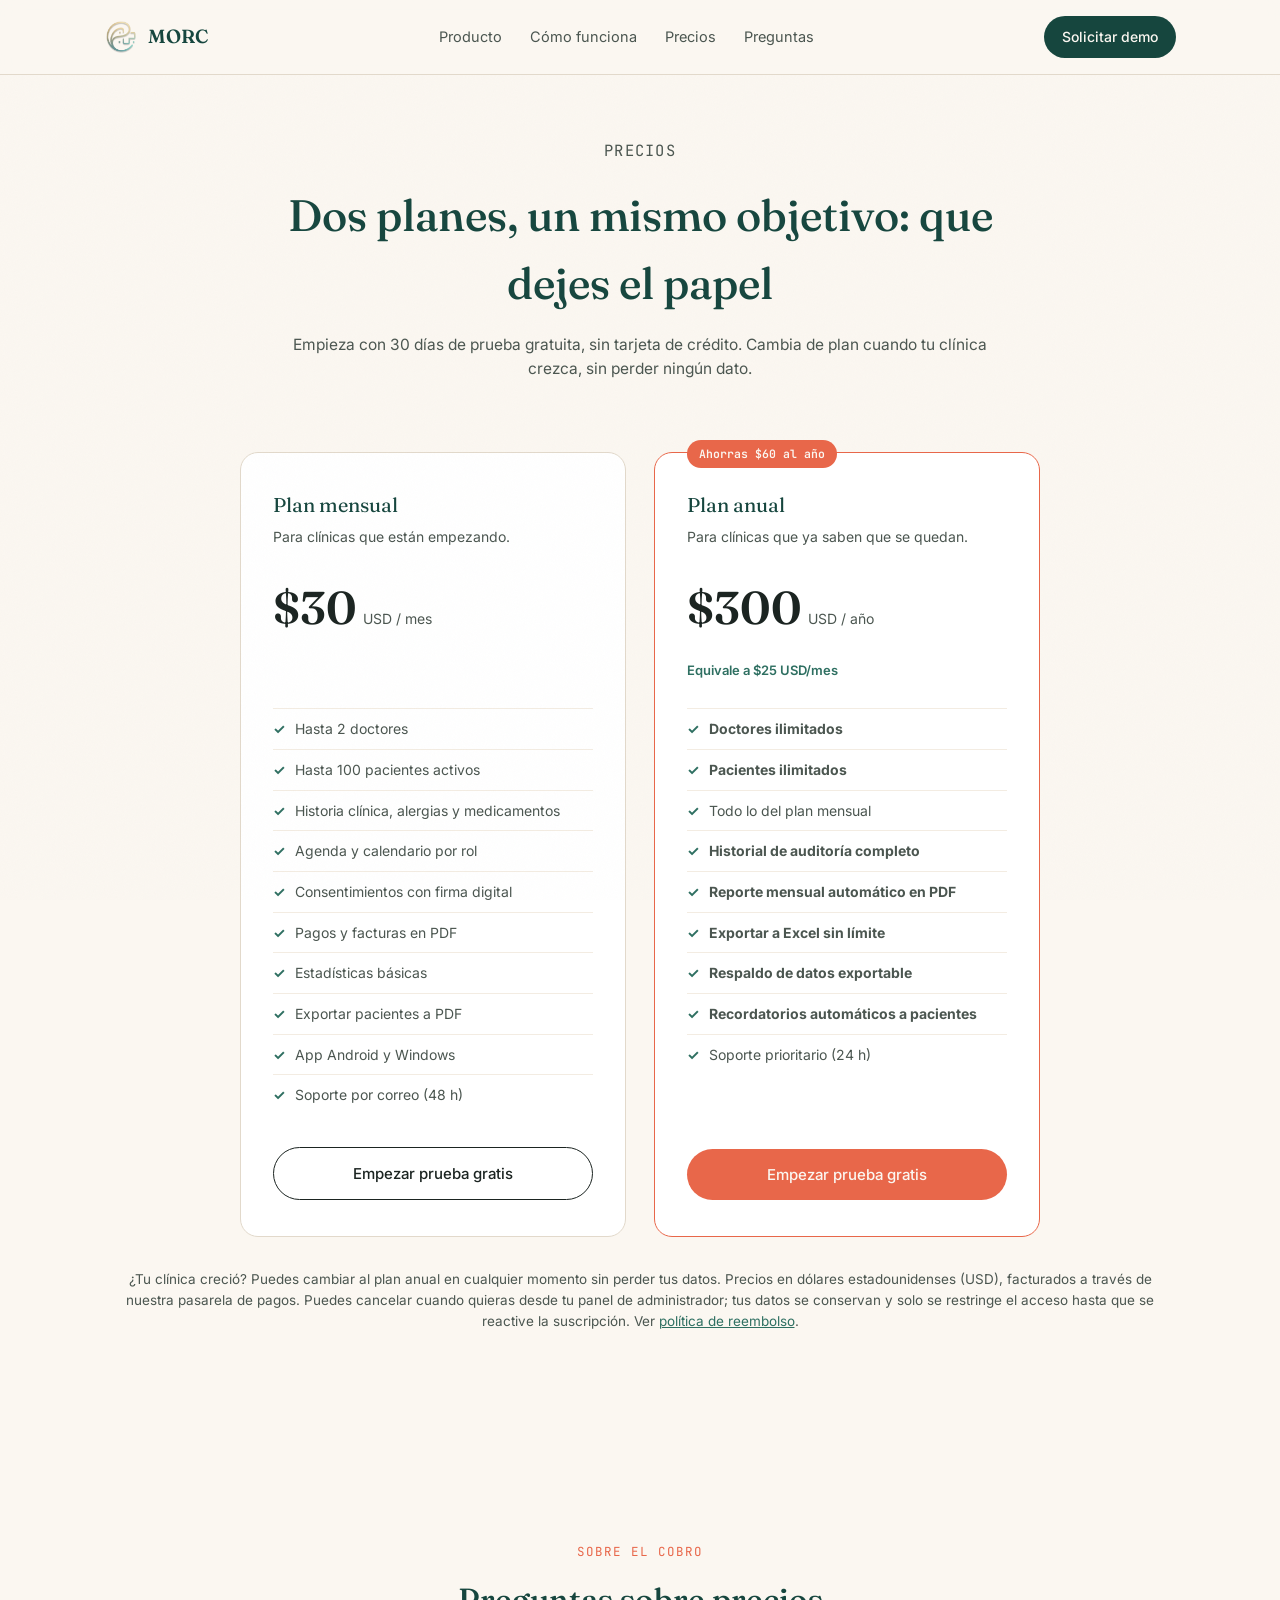
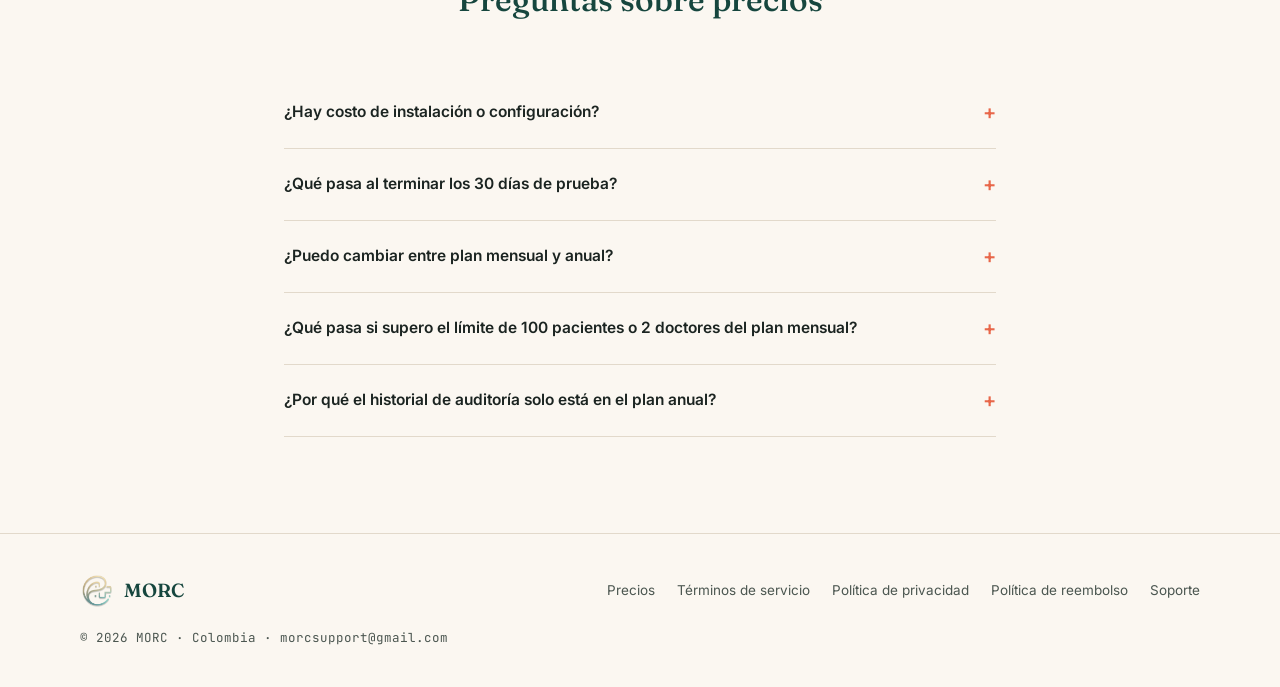
<file: pricing.html>
<!DOCTYPE html>
<html lang="es">
<head>
<meta charset="UTF-8">
<meta name="viewport" content="width=device-width, initial-scale=1.0">
<title>Precios — MORC</title>
<meta name="description" content="Planes mensuales y anuales de MORC para clínicas y consultorios. 30 días de prueba gratuita.">
<link rel="icon" type="image/png" href="assets/logo-small.png">
<link rel="preconnect" href="https://fonts.googleapis.com">
<link rel="preconnect" href="https://fonts.gstatic.com" crossorigin>
<link href="https://fonts.googleapis.com/css2?family=Fraunces:opsz,wght@9..144,300;9..144,500;9..144,600&family=Inter:wght@400;500;600;700&family=JetBrains+Mono:wght@400;500&display=swap" rel="stylesheet">
<link rel="stylesheet" href="styles.css">
</head>
<body>

<div class="noise"></div>

<header class="nav">
  <div class="nav__inner">
    <a href="index.html" class="nav__brand">
      <img src="assets/logo.png" alt="MORC" class="nav__mark nav__mark--img">
      <span class="nav__name">MORC</span>
    </a>
    <nav class="nav__links">
      <a href="index.html#producto">Producto</a>
      <a href="index.html#flujo">Cómo funciona</a>
      <a href="pricing.html">Precios</a>
      <a href="index.html#faq">Preguntas</a>
    </nav>
    <a href="contact.html" class="nav__cta">Solicitar demo</a>
  </div>
</header>

<main>

  <div class="page-header">
    <p class="eyebrow eyebrow--center">Precios</p>
    <h1>Dos planes, un mismo objetivo: que dejes el papel</h1>
    <p>Empieza con 30 días de prueba gratuita, sin tarjeta de crédito. Cambia de plan cuando tu clínica crezca, sin perder ningún dato.</p>
  </div>

  <section class="pricing">
    <div class="pricing__grid">

      <div class="price-card">
        <p class="price-card__name">Plan mensual</p>
        <p class="price-card__desc">Para clínicas que están empezando.</p>
        <div class="price-card__amount">
          <span class="num">$30</span>
          <span class="period">USD / mes</span>
        </div>
        <p class="price-card__save">&nbsp;</p>
        <ul class="price-card__features">
          <li>Hasta 2 doctores</li>
          <li>Hasta 100 pacientes activos</li>
          <li>Historia clínica, alergias y medicamentos</li>
          <li>Agenda y calendario por rol</li>
          <li>Consentimientos con firma digital</li>
          <li>Pagos y facturas en PDF</li>
          <li>Estadísticas básicas</li>
          <li>Exportar pacientes a PDF</li>
          <li>App Android y Windows</li>
          <li>Soporte por correo (48 h)</li>
        </ul>
        <a href="contact.html?plan=mensual" class="btn btn--ghost">Empezar prueba gratis</a>
      </div>

      <div class="price-card price-card--featured">
        <span class="price-card__badge">Ahorras $60 al año</span>
        <p class="price-card__name">Plan anual</p>
        <p class="price-card__desc">Para clínicas que ya saben que se quedan.</p>
        <div class="price-card__amount">
          <span class="num">$300</span>
          <span class="period">USD / año</span>
        </div>
        <p class="price-card__save">Equivale a $25 USD/mes</p>
        <ul class="price-card__features">
          <li><strong>Doctores ilimitados</strong></li>
          <li><strong>Pacientes ilimitados</strong></li>
          <li>Todo lo del plan mensual</li>
          <li><strong>Historial de auditoría completo</strong></li>
          <li><strong>Reporte mensual automático en PDF</strong></li>
          <li><strong>Exportar a Excel sin límite</strong></li>
          <li><strong>Respaldo de datos exportable</strong></li>
          <li><strong>Recordatorios automáticos a pacientes</strong></li>
          <li>Soporte prioritario (24 h)</li>
        </ul>
        <a href="contact.html?plan=anual" class="btn btn--primary">Empezar prueba gratis</a>
      </div>

    </div>

    <p class="pricing__note">
      ¿Tu clínica creció? Puedes cambiar al plan anual en cualquier momento sin perder tus datos.
      Precios en dólares estadounidenses (USD), facturados a través de nuestra pasarela de pagos.
      Puedes cancelar cuando quieras desde tu panel de administrador; tus datos se conservan y solo
      se restringe el acceso hasta que se reactive la suscripción. Ver <a href="refund.html" style="color:var(--teal-light); text-decoration:underline;">política de reembolso</a>.
    </p>
  </section>

  <section class="faq">
    <p class="eyebrow eyebrow--center">Sobre el cobro</p>
    <h2 class="section-title">Preguntas sobre precios</h2>
    <div class="faq__list">
      <details class="faq__item">
        <summary>¿Hay costo de instalación o configuración?</summary>
        <p>No. Nosotros creamos tu clínica y te entregamos el código de acceso para tu equipo sin costo adicional.</p>
      </details>
      <details class="faq__item">
        <summary>¿Qué pasa al terminar los 30 días de prueba?</summary>
        <p>Te contactamos antes de que termine para activar el plan que prefieras. Si no activas un plan, el acceso queda suspendido pero tus datos no se eliminan.</p>
      </details>
      <details class="faq__item">
        <summary>¿Puedo cambiar entre plan mensual y anual?</summary>
        <p>Sí, en cualquier momento. Escríbenos a soporte y hacemos el cambio para tu siguiente ciclo de facturación, sin perder ningún dato ya registrado.</p>
      </details>
      <details class="faq__item">
        <summary>¿Qué pasa si supero el límite de 100 pacientes o 2 doctores del plan mensual?</summary>
        <p>Tus datos siguen funcionando con normalidad; te avisamos para que actives el plan anual cuando estés listo para crecer sin límites.</p>
      </details>
      <details class="faq__item">
        <summary>¿Por qué el historial de auditoría solo está en el plan anual?</summary>
        <p>La auditoría completa (quién hizo qué y cuándo en cada paciente) es una capa adicional de trazabilidad pensada para clínicas con varios doctores y mayor volumen, por eso es parte del plan anual.</p>
      </details>
    </div>
  </section>

</main>

<footer class="footer">
  <div class="footer__inner">
    <div class="footer__brand">
      <img src="assets/logo.png" alt="MORC" class="nav__mark nav__mark--img">
      <span class="nav__name">MORC</span>
    </div>
    <nav class="footer__links">
      <a href="pricing.html">Precios</a>
      <a href="terms.html">Términos de servicio</a>
      <a href="privacy.html">Política de privacidad</a>
      <a href="refund.html">Política de reembolso</a>
            <span class="support-trigger" id="supportTrigger">
        Soporte
        <span class="support-popover" id="supportPopover">
          <span class="support-popover__label">Contáctanos en</span>
          <span class="support-popover__email">morcsupport@gmail.com</span>
          <button class="support-popover__copy" id="supportCopyBtn" type="button">Copiar correo</button>
        </span>
      </span>
    </nav>
  </div>
  <p class="footer__legal">© 2026 MORC · Colombia · morcsupport@gmail.com</p>
</footer>

<script>
  const supportTrigger = document.getElementById('supportTrigger');
  const supportPopover = document.getElementById('supportPopover');
  const supportCopyBtn = document.getElementById('supportCopyBtn');

  supportTrigger.addEventListener('click', (e) => {
    e.stopPropagation();
    supportPopover.classList.toggle('is-open');
  });

  document.addEventListener('click', (e) => {
    if (!supportTrigger.contains(e.target)) {
      supportPopover.classList.remove('is-open');
    }
  });

  supportCopyBtn.addEventListener('click', async (e) => {
    e.stopPropagation();
    await navigator.clipboard.writeText('morcsupport@gmail.com');
    supportCopyBtn.textContent = '¡Copiado!';
    setTimeout(() => { supportCopyBtn.textContent = 'Copiar correo'; }, 1800);
  });
</script>

</body>
</html>
</file>
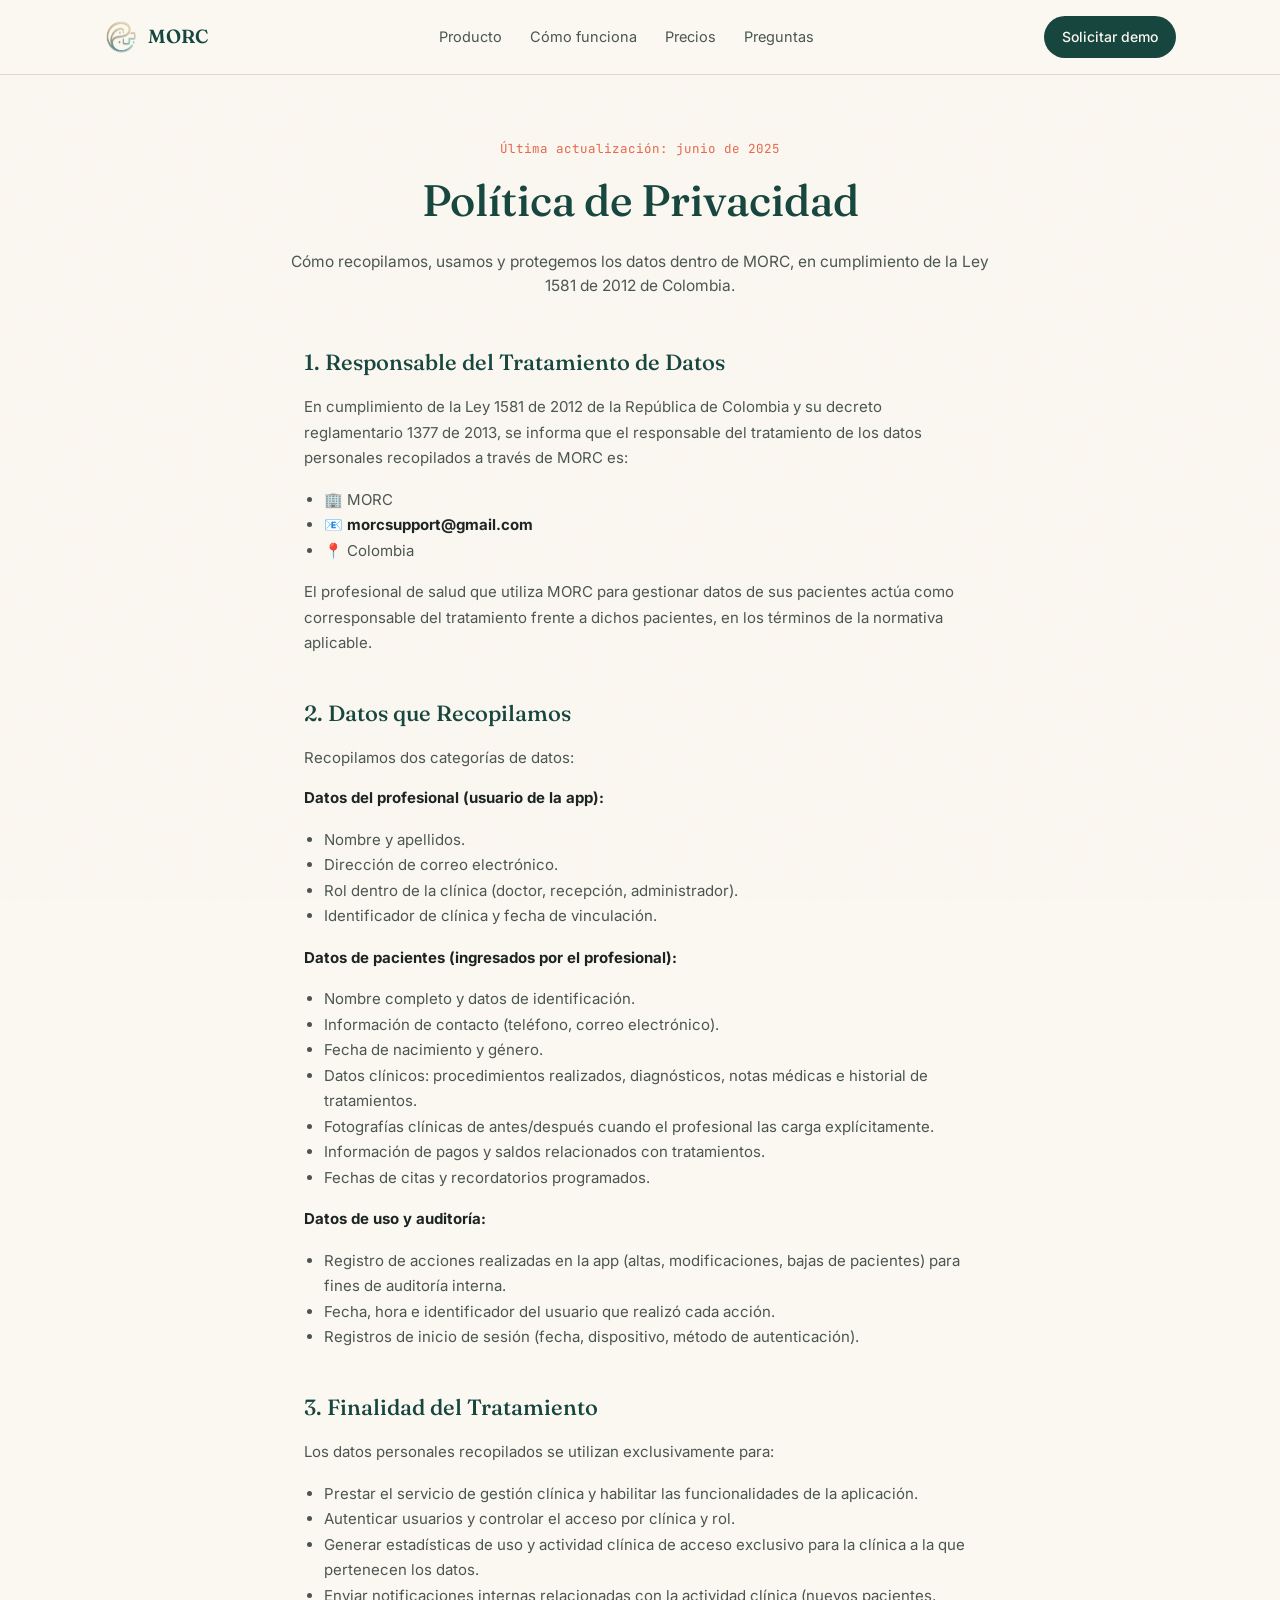
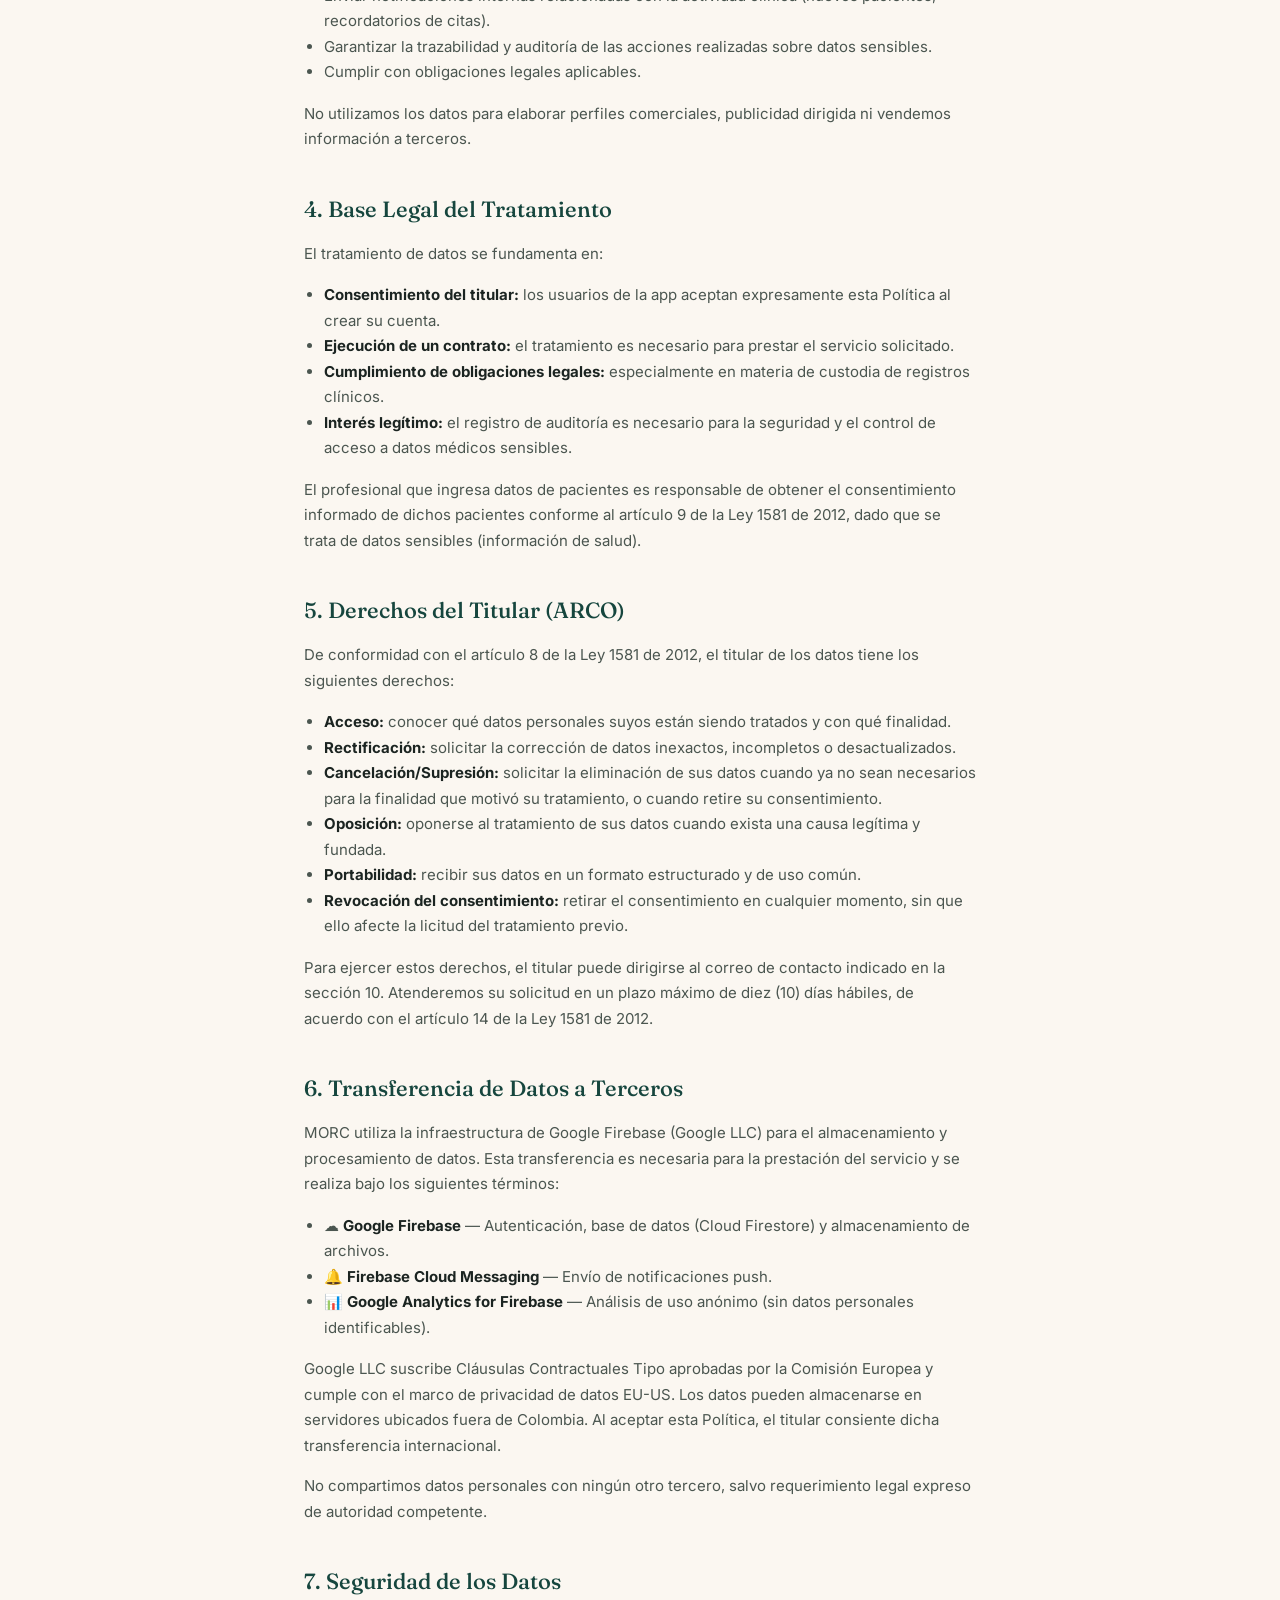
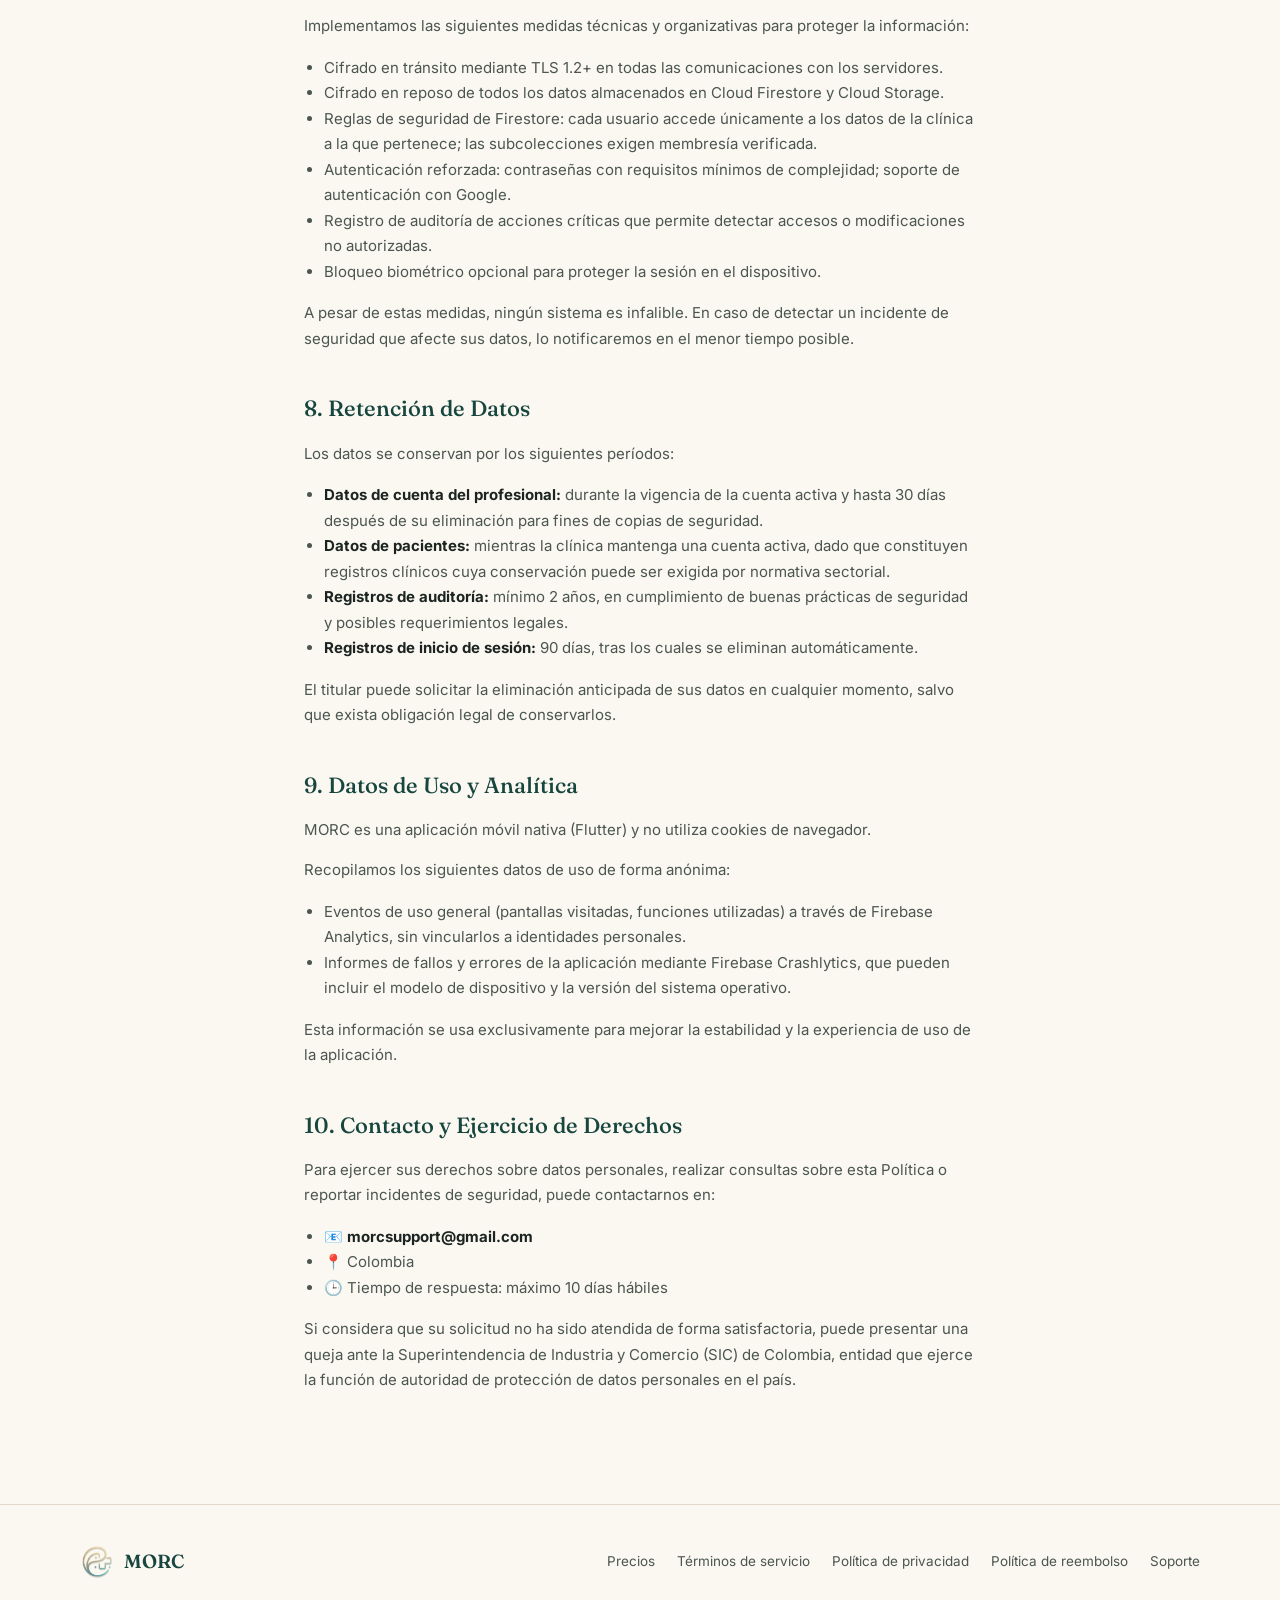
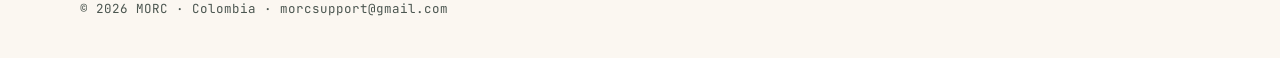
<file: privacy.html>
<!DOCTYPE html>
<html lang="es">
<head>
<meta charset="UTF-8">
<meta name="viewport" content="width=device-width, initial-scale=1.0">
<title>Política de Privacidad — MORC</title>
<link rel="icon" type="image/png" href="assets/logo-small.png">
<link rel="preconnect" href="https://fonts.googleapis.com">
<link rel="preconnect" href="https://fonts.gstatic.com" crossorigin>
<link href="https://fonts.googleapis.com/css2?family=Fraunces:opsz,wght@9..144,300;9..144,500;9..144,600&family=Inter:wght@400;500;600;700&family=JetBrains+Mono:wght@400;500&display=swap" rel="stylesheet">
<link rel="stylesheet" href="styles.css">
</head>
<body>

<div class="noise"></div>

<header class="nav">
  <div class="nav__inner">
    <a href="index.html" class="nav__brand">
      <img src="assets/logo.png" alt="MORC" class="nav__mark nav__mark--img">
      <span class="nav__name">MORC</span>
    </a>
    <nav class="nav__links">
      <a href="index.html#producto">Producto</a>
      <a href="index.html#flujo">Cómo funciona</a>
      <a href="pricing.html">Precios</a>
      <a href="index.html#faq">Preguntas</a>
    </nav>
    <a href="contact.html" class="nav__cta">Solicitar demo</a>
  </div>
</header>

<main>
  <div class="page-header">
    <span class="legal__updated">Última actualización: junio de 2025</span>
    <h1>Política de Privacidad</h1>
    <p>Cómo recopilamos, usamos y protegemos los datos dentro de MORC, en cumplimiento de la Ley 1581 de 2012 de Colombia.</p>
  </div>

  <article class="legal">

    <h2>1. Responsable del Tratamiento de Datos</h2>
    <p>En cumplimiento de la Ley 1581 de 2012 de la República de Colombia y su decreto reglamentario 1377 de 2013, se informa que el responsable del tratamiento de los datos personales recopilados a través de MORC es:</p>
    <ul>
      <li>🏢 MORC</li>
      <li>📧 <strong>morcsupport@gmail.com</strong></li>
      <li>📍 Colombia</li>
    </ul>
    <p>El profesional de salud que utiliza MORC para gestionar datos de sus pacientes actúa como corresponsable del tratamiento frente a dichos pacientes, en los términos de la normativa aplicable.</p>

    <h2>2. Datos que Recopilamos</h2>
    <p>Recopilamos dos categorías de datos:</p>
    <p><strong>Datos del profesional (usuario de la app):</strong></p>
    <ul>
      <li>Nombre y apellidos.</li>
      <li>Dirección de correo electrónico.</li>
      <li>Rol dentro de la clínica (doctor, recepción, administrador).</li>
      <li>Identificador de clínica y fecha de vinculación.</li>
    </ul>
    <p><strong>Datos de pacientes (ingresados por el profesional):</strong></p>
    <ul>
      <li>Nombre completo y datos de identificación.</li>
      <li>Información de contacto (teléfono, correo electrónico).</li>
      <li>Fecha de nacimiento y género.</li>
      <li>Datos clínicos: procedimientos realizados, diagnósticos, notas médicas e historial de tratamientos.</li>
      <li>Fotografías clínicas de antes/después cuando el profesional las carga explícitamente.</li>
      <li>Información de pagos y saldos relacionados con tratamientos.</li>
      <li>Fechas de citas y recordatorios programados.</li>
    </ul>
    <p><strong>Datos de uso y auditoría:</strong></p>
    <ul>
      <li>Registro de acciones realizadas en la app (altas, modificaciones, bajas de pacientes) para fines de auditoría interna.</li>
      <li>Fecha, hora e identificador del usuario que realizó cada acción.</li>
      <li>Registros de inicio de sesión (fecha, dispositivo, método de autenticación).</li>
    </ul>

    <h2>3. Finalidad del Tratamiento</h2>
    <p>Los datos personales recopilados se utilizan exclusivamente para:</p>
    <ul>
      <li>Prestar el servicio de gestión clínica y habilitar las funcionalidades de la aplicación.</li>
      <li>Autenticar usuarios y controlar el acceso por clínica y rol.</li>
      <li>Generar estadísticas de uso y actividad clínica de acceso exclusivo para la clínica a la que pertenecen los datos.</li>
      <li>Enviar notificaciones internas relacionadas con la actividad clínica (nuevos pacientes, recordatorios de citas).</li>
      <li>Garantizar la trazabilidad y auditoría de las acciones realizadas sobre datos sensibles.</li>
      <li>Cumplir con obligaciones legales aplicables.</li>
    </ul>
    <p>No utilizamos los datos para elaborar perfiles comerciales, publicidad dirigida ni vendemos información a terceros.</p>

    <h2>4. Base Legal del Tratamiento</h2>
    <p>El tratamiento de datos se fundamenta en:</p>
    <ul>
      <li><strong>Consentimiento del titular:</strong> los usuarios de la app aceptan expresamente esta Política al crear su cuenta.</li>
      <li><strong>Ejecución de un contrato:</strong> el tratamiento es necesario para prestar el servicio solicitado.</li>
      <li><strong>Cumplimiento de obligaciones legales:</strong> especialmente en materia de custodia de registros clínicos.</li>
      <li><strong>Interés legítimo:</strong> el registro de auditoría es necesario para la seguridad y el control de acceso a datos médicos sensibles.</li>
    </ul>
    <p>El profesional que ingresa datos de pacientes es responsable de obtener el consentimiento informado de dichos pacientes conforme al artículo 9 de la Ley 1581 de 2012, dado que se trata de datos sensibles (información de salud).</p>

    <h2>5. Derechos del Titular (ARCO)</h2>
    <p>De conformidad con el artículo 8 de la Ley 1581 de 2012, el titular de los datos tiene los siguientes derechos:</p>
    <ul>
      <li><strong>Acceso:</strong> conocer qué datos personales suyos están siendo tratados y con qué finalidad.</li>
      <li><strong>Rectificación:</strong> solicitar la corrección de datos inexactos, incompletos o desactualizados.</li>
      <li><strong>Cancelación/Supresión:</strong> solicitar la eliminación de sus datos cuando ya no sean necesarios para la finalidad que motivó su tratamiento, o cuando retire su consentimiento.</li>
      <li><strong>Oposición:</strong> oponerse al tratamiento de sus datos cuando exista una causa legítima y fundada.</li>
      <li><strong>Portabilidad:</strong> recibir sus datos en un formato estructurado y de uso común.</li>
      <li><strong>Revocación del consentimiento:</strong> retirar el consentimiento en cualquier momento, sin que ello afecte la licitud del tratamiento previo.</li>
    </ul>
    <p>Para ejercer estos derechos, el titular puede dirigirse al correo de contacto indicado en la sección 10. Atenderemos su solicitud en un plazo máximo de diez (10) días hábiles, de acuerdo con el artículo 14 de la Ley 1581 de 2012.</p>

    <h2>6. Transferencia de Datos a Terceros</h2>
    <p>MORC utiliza la infraestructura de Google Firebase (Google LLC) para el almacenamiento y procesamiento de datos. Esta transferencia es necesaria para la prestación del servicio y se realiza bajo los siguientes términos:</p>
    <ul>
      <li>☁️ <strong>Google Firebase</strong> — Autenticación, base de datos (Cloud Firestore) y almacenamiento de archivos.</li>
      <li>🔔 <strong>Firebase Cloud Messaging</strong> — Envío de notificaciones push.</li>
      <li>📊 <strong>Google Analytics for Firebase</strong> — Análisis de uso anónimo (sin datos personales identificables).</li>
    </ul>
    <p>Google LLC suscribe Cláusulas Contractuales Tipo aprobadas por la Comisión Europea y cumple con el marco de privacidad de datos EU-US. Los datos pueden almacenarse en servidores ubicados fuera de Colombia. Al aceptar esta Política, el titular consiente dicha transferencia internacional.</p>
    <p>No compartimos datos personales con ningún otro tercero, salvo requerimiento legal expreso de autoridad competente.</p>

    <h2>7. Seguridad de los Datos</h2>
    <p>Implementamos las siguientes medidas técnicas y organizativas para proteger la información:</p>
    <ul>
      <li>Cifrado en tránsito mediante TLS 1.2+ en todas las comunicaciones con los servidores.</li>
      <li>Cifrado en reposo de todos los datos almacenados en Cloud Firestore y Cloud Storage.</li>
      <li>Reglas de seguridad de Firestore: cada usuario accede únicamente a los datos de la clínica a la que pertenece; las subcolecciones exigen membresía verificada.</li>
      <li>Autenticación reforzada: contraseñas con requisitos mínimos de complejidad; soporte de autenticación con Google.</li>
      <li>Registro de auditoría de acciones críticas que permite detectar accesos o modificaciones no autorizadas.</li>
      <li>Bloqueo biométrico opcional para proteger la sesión en el dispositivo.</li>
    </ul>
    <p>A pesar de estas medidas, ningún sistema es infalible. En caso de detectar un incidente de seguridad que afecte sus datos, lo notificaremos en el menor tiempo posible.</p>

    <h2>8. Retención de Datos</h2>
    <p>Los datos se conservan por los siguientes períodos:</p>
    <ul>
      <li><strong>Datos de cuenta del profesional:</strong> durante la vigencia de la cuenta activa y hasta 30 días después de su eliminación para fines de copias de seguridad.</li>
      <li><strong>Datos de pacientes:</strong> mientras la clínica mantenga una cuenta activa, dado que constituyen registros clínicos cuya conservación puede ser exigida por normativa sectorial.</li>
      <li><strong>Registros de auditoría:</strong> mínimo 2 años, en cumplimiento de buenas prácticas de seguridad y posibles requerimientos legales.</li>
      <li><strong>Registros de inicio de sesión:</strong> 90 días, tras los cuales se eliminan automáticamente.</li>
    </ul>
    <p>El titular puede solicitar la eliminación anticipada de sus datos en cualquier momento, salvo que exista obligación legal de conservarlos.</p>

    <h2>9. Datos de Uso y Analítica</h2>
    <p>MORC es una aplicación móvil nativa (Flutter) y no utiliza cookies de navegador.</p>
    <p>Recopilamos los siguientes datos de uso de forma anónima:</p>
    <ul>
      <li>Eventos de uso general (pantallas visitadas, funciones utilizadas) a través de Firebase Analytics, sin vincularlos a identidades personales.</li>
      <li>Informes de fallos y errores de la aplicación mediante Firebase Crashlytics, que pueden incluir el modelo de dispositivo y la versión del sistema operativo.</li>
    </ul>
    <p>Esta información se usa exclusivamente para mejorar la estabilidad y la experiencia de uso de la aplicación.</p>

    <h2>10. Contacto y Ejercicio de Derechos</h2>
    <p>Para ejercer sus derechos sobre datos personales, realizar consultas sobre esta Política o reportar incidentes de seguridad, puede contactarnos en:</p>
    <ul>
      <li>📧 <strong>morcsupport@gmail.com</strong></li>
      <li>📍 Colombia</li>
      <li>🕒 Tiempo de respuesta: máximo 10 días hábiles</li>
    </ul>
    <p>Si considera que su solicitud no ha sido atendida de forma satisfactoria, puede presentar una queja ante la Superintendencia de Industria y Comercio (SIC) de Colombia, entidad que ejerce la función de autoridad de protección de datos personales en el país.</p>

  </article>
</main>

<footer class="footer">
  <div class="footer__inner">
    <div class="footer__brand">
      <img src="assets/logo.png" alt="MORC" class="nav__mark nav__mark--img">
      <span class="nav__name">MORC</span>
    </div>
    <nav class="footer__links">
      <a href="pricing.html">Precios</a>
      <a href="terms.html">Términos de servicio</a>
      <a href="privacy.html">Política de privacidad</a>
      <a href="refund.html">Política de reembolso</a>
            <span class="support-trigger" id="supportTrigger">
        Soporte
        <span class="support-popover" id="supportPopover">
          <span class="support-popover__label">Contáctanos en</span>
          <span class="support-popover__email">morcsupport@gmail.com</span>
          <button class="support-popover__copy" id="supportCopyBtn" type="button">Copiar correo</button>
        </span>
      </span>
    </nav>
  </div>
  <p class="footer__legal">© 2026 MORC · Colombia · morcsupport@gmail.com</p>
</footer>

<script>
  const supportTrigger = document.getElementById('supportTrigger');
  const supportPopover = document.getElementById('supportPopover');
  const supportCopyBtn = document.getElementById('supportCopyBtn');

  supportTrigger.addEventListener('click', (e) => {
    e.stopPropagation();
    supportPopover.classList.toggle('is-open');
  });

  document.addEventListener('click', (e) => {
    if (!supportTrigger.contains(e.target)) {
      supportPopover.classList.remove('is-open');
    }
  });

  supportCopyBtn.addEventListener('click', async (e) => {
    e.stopPropagation();
    await navigator.clipboard.writeText('morcsupport@gmail.com');
    supportCopyBtn.textContent = '¡Copiado!';
    setTimeout(() => { supportCopyBtn.textContent = 'Copiar correo'; }, 1800);
  });
</script>

</body>
</html>
</file>
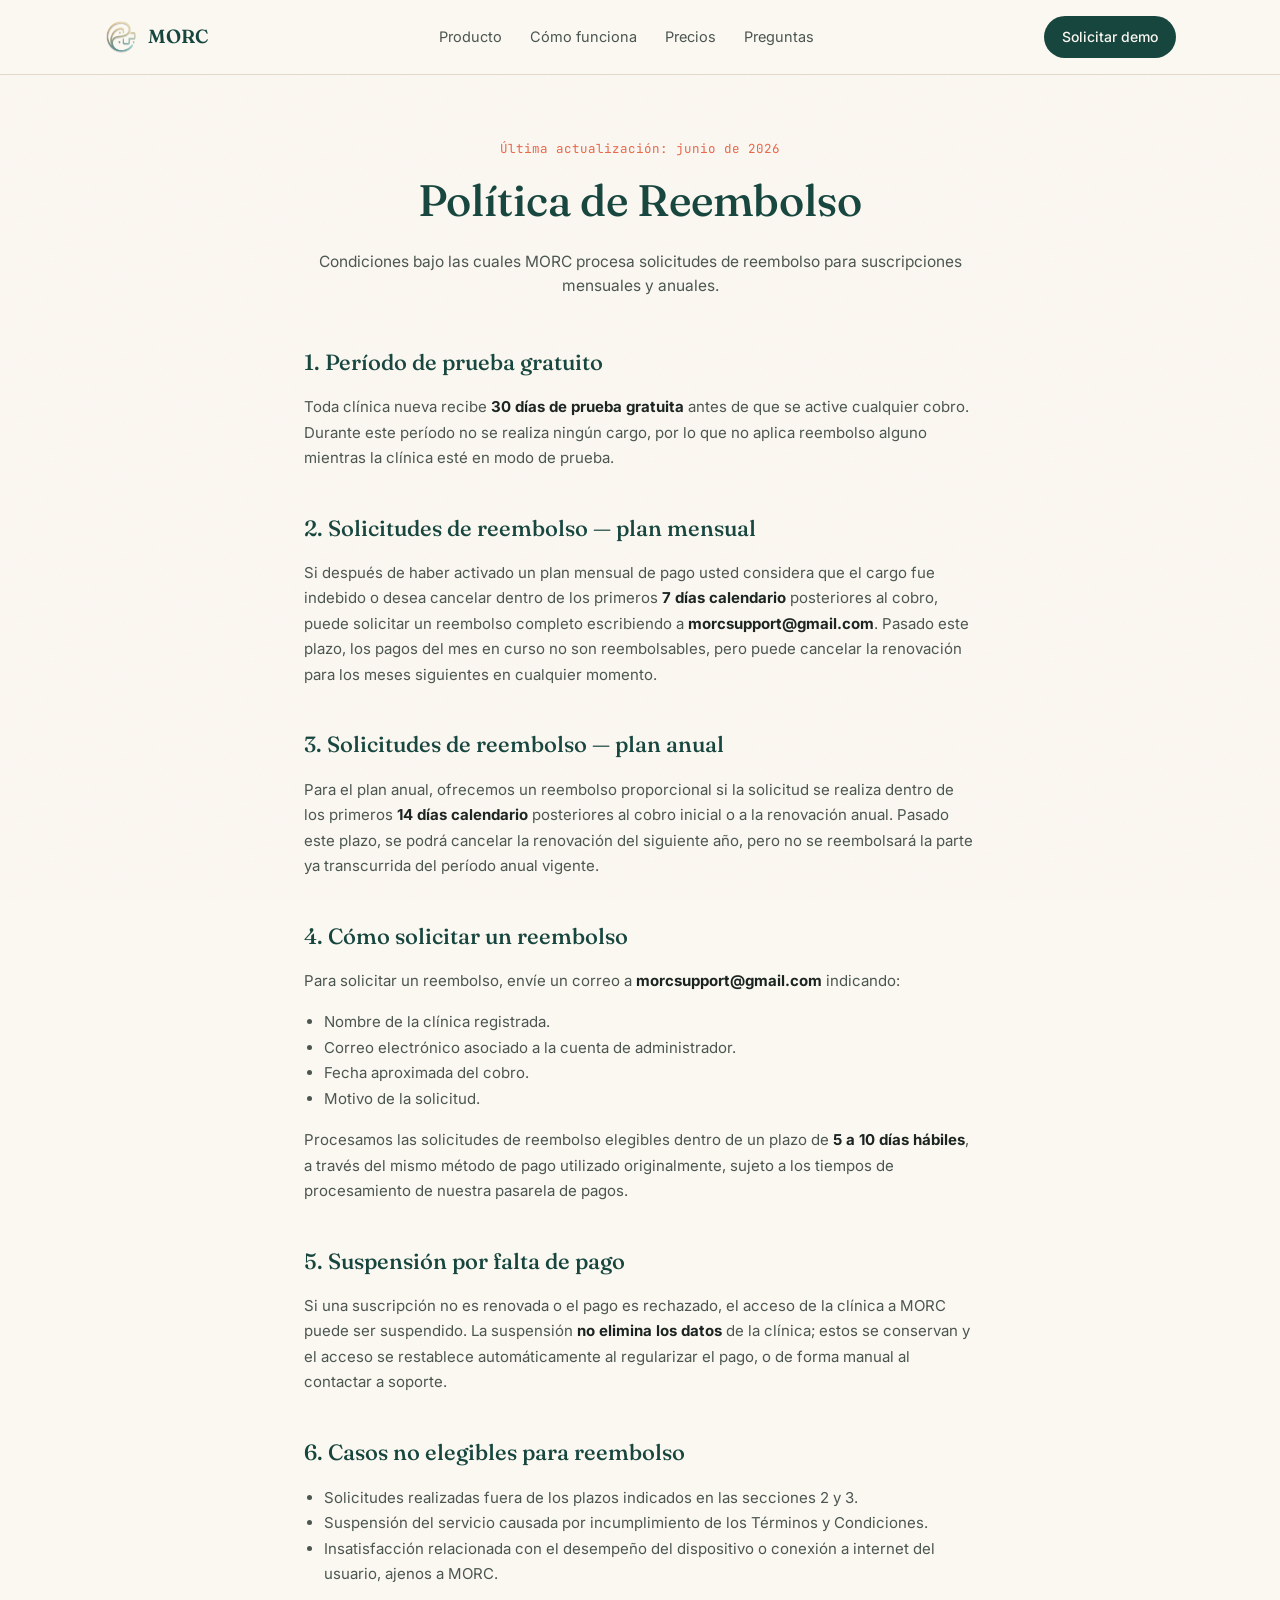
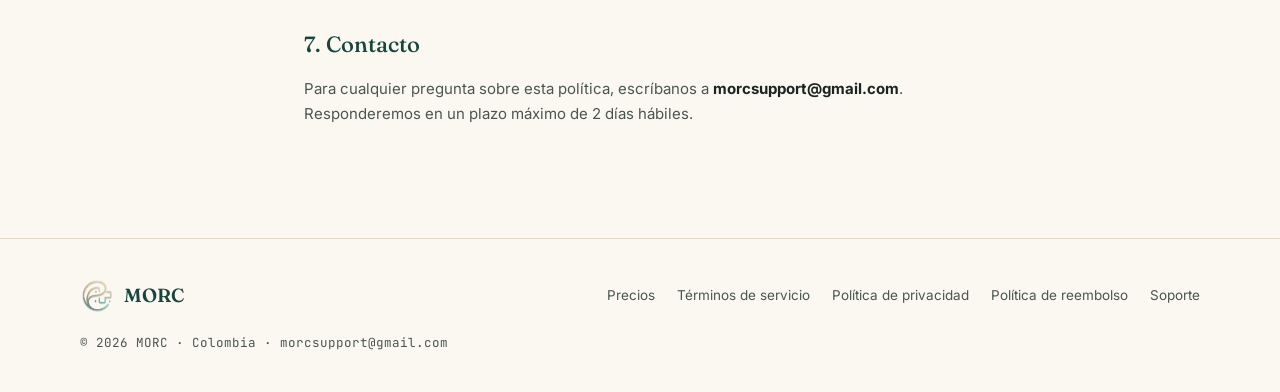
<file: refund.html>
<!DOCTYPE html>
<html lang="es">
<head>
<meta charset="UTF-8">
<meta name="viewport" content="width=device-width, initial-scale=1.0">
<title>Política de Reembolso — MORC</title>
<link rel="icon" type="image/png" href="assets/logo-small.png">
<link rel="preconnect" href="https://fonts.googleapis.com">
<link rel="preconnect" href="https://fonts.gstatic.com" crossorigin>
<link href="https://fonts.googleapis.com/css2?family=Fraunces:opsz,wght@9..144,300;9..144,500;9..144,600&family=Inter:wght@400;500;600;700&family=JetBrains+Mono:wght@400;500&display=swap" rel="stylesheet">
<link rel="stylesheet" href="styles.css">
</head>
<body>

<div class="noise"></div>

<header class="nav">
  <div class="nav__inner">
    <a href="index.html" class="nav__brand">
      <img src="assets/logo.png" alt="MORC" class="nav__mark nav__mark--img">
      <span class="nav__name">MORC</span>
    </a>
    <nav class="nav__links">
      <a href="index.html#producto">Producto</a>
      <a href="index.html#flujo">Cómo funciona</a>
      <a href="pricing.html">Precios</a>
      <a href="index.html#faq">Preguntas</a>
    </nav>
    <a href="contact.html" class="nav__cta">Solicitar demo</a>
  </div>
</header>

<main>
  <div class="page-header">
    <span class="legal__updated">Última actualización: junio de 2026</span>
    <h1>Política de Reembolso</h1>
    <p>Condiciones bajo las cuales MORC procesa solicitudes de reembolso para suscripciones mensuales y anuales.</p>
  </div>

  <article class="legal">

    <h2>1. Período de prueba gratuito</h2>
    <p>Toda clínica nueva recibe <strong>30 días de prueba gratuita</strong> antes de que se active cualquier cobro. Durante este período no se realiza ningún cargo, por lo que no aplica reembolso alguno mientras la clínica esté en modo de prueba.</p>

    <h2>2. Solicitudes de reembolso — plan mensual</h2>
    <p>Si después de haber activado un plan mensual de pago usted considera que el cargo fue indebido o desea cancelar dentro de los primeros <strong>7 días calendario</strong> posteriores al cobro, puede solicitar un reembolso completo escribiendo a <strong>morcsupport@gmail.com</strong>. Pasado este plazo, los pagos del mes en curso no son reembolsables, pero puede cancelar la renovación para los meses siguientes en cualquier momento.</p>

    <h2>3. Solicitudes de reembolso — plan anual</h2>
    <p>Para el plan anual, ofrecemos un reembolso proporcional si la solicitud se realiza dentro de los primeros <strong>14 días calendario</strong> posteriores al cobro inicial o a la renovación anual. Pasado este plazo, se podrá cancelar la renovación del siguiente año, pero no se reembolsará la parte ya transcurrida del período anual vigente.</p>

    <h2>4. Cómo solicitar un reembolso</h2>
    <p>Para solicitar un reembolso, envíe un correo a <strong>morcsupport@gmail.com</strong> indicando:</p>
    <ul>
      <li>Nombre de la clínica registrada.</li>
      <li>Correo electrónico asociado a la cuenta de administrador.</li>
      <li>Fecha aproximada del cobro.</li>
      <li>Motivo de la solicitud.</li>
    </ul>
    <p>Procesamos las solicitudes de reembolso elegibles dentro de un plazo de <strong>5 a 10 días hábiles</strong>, a través del mismo método de pago utilizado originalmente, sujeto a los tiempos de procesamiento de nuestra pasarela de pagos.</p>

    <h2>5. Suspensión por falta de pago</h2>
    <p>Si una suscripción no es renovada o el pago es rechazado, el acceso de la clínica a MORC puede ser suspendido. La suspensión <strong>no elimina los datos</strong> de la clínica; estos se conservan y el acceso se restablece automáticamente al regularizar el pago, o de forma manual al contactar a soporte.</p>

    <h2>6. Casos no elegibles para reembolso</h2>
    <ul>
      <li>Solicitudes realizadas fuera de los plazos indicados en las secciones 2 y 3.</li>
      <li>Suspensión del servicio causada por incumplimiento de los Términos y Condiciones.</li>
      <li>Insatisfacción relacionada con el desempeño del dispositivo o conexión a internet del usuario, ajenos a MORC.</li>
    </ul>

    <h2>7. Contacto</h2>
    <p>Para cualquier pregunta sobre esta política, escríbanos a <strong>morcsupport@gmail.com</strong>. Responderemos en un plazo máximo de 2 días hábiles.</p>

  </article>
</main>

<footer class="footer">
  <div class="footer__inner">
    <div class="footer__brand">
      <img src="assets/logo.png" alt="MORC" class="nav__mark nav__mark--img">
      <span class="nav__name">MORC</span>
    </div>
    <nav class="footer__links">
      <a href="pricing.html">Precios</a>
      <a href="terms.html">Términos de servicio</a>
      <a href="privacy.html">Política de privacidad</a>
      <a href="refund.html">Política de reembolso</a>
            <span class="support-trigger" id="supportTrigger">
        Soporte
        <span class="support-popover" id="supportPopover">
          <span class="support-popover__label">Contáctanos en</span>
          <span class="support-popover__email">morcsupport@gmail.com</span>
          <button class="support-popover__copy" id="supportCopyBtn" type="button">Copiar correo</button>
        </span>
      </span>
    </nav>
  </div>
  <p class="footer__legal">© 2026 MORC · Colombia · morcsupport@gmail.com</p>
</footer>

<script>
  const supportTrigger = document.getElementById('supportTrigger');
  const supportPopover = document.getElementById('supportPopover');
  const supportCopyBtn = document.getElementById('supportCopyBtn');

  supportTrigger.addEventListener('click', (e) => {
    e.stopPropagation();
    supportPopover.classList.toggle('is-open');
  });

  document.addEventListener('click', (e) => {
    if (!supportTrigger.contains(e.target)) {
      supportPopover.classList.remove('is-open');
    }
  });

  supportCopyBtn.addEventListener('click', async (e) => {
    e.stopPropagation();
    await navigator.clipboard.writeText('morcsupport@gmail.com');
    supportCopyBtn.textContent = '¡Copiado!';
    setTimeout(() => { supportCopyBtn.textContent = 'Copiar correo'; }, 1800);
  });
</script>

</body>
</html>
</file>
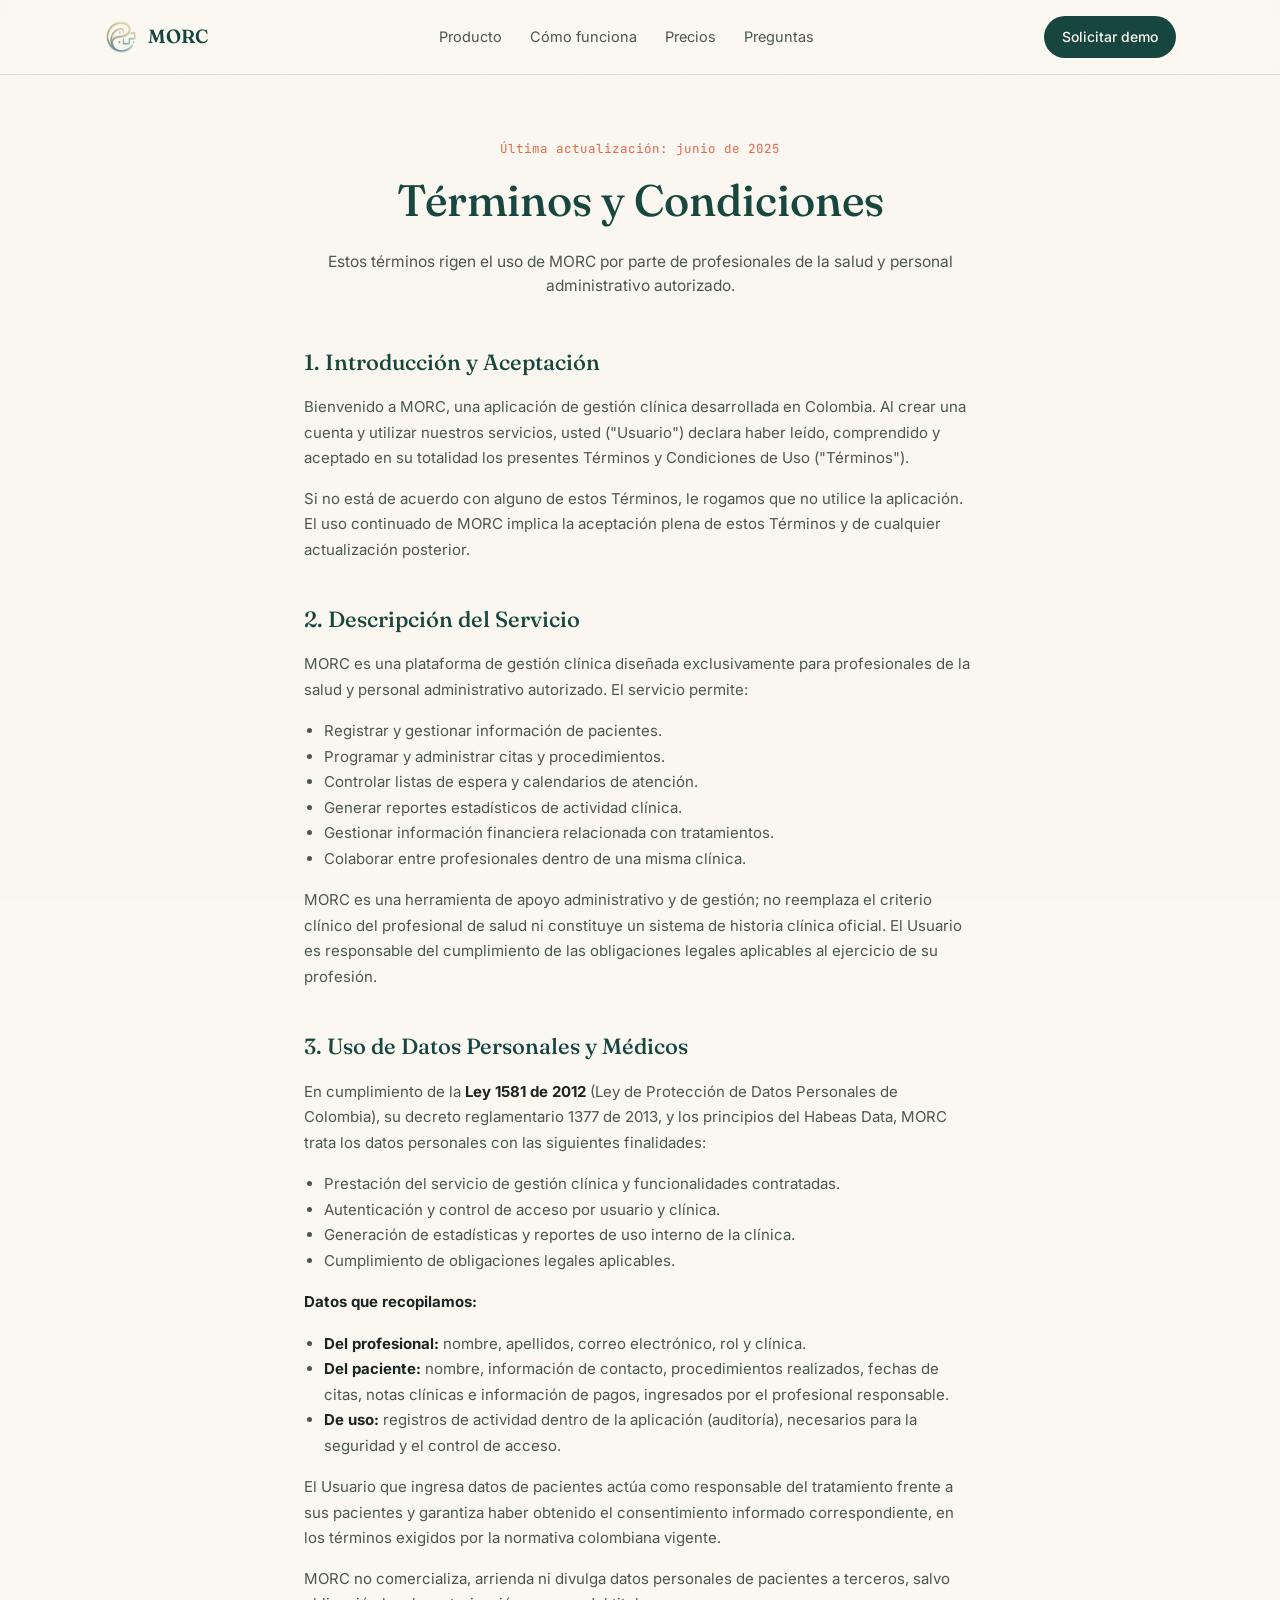
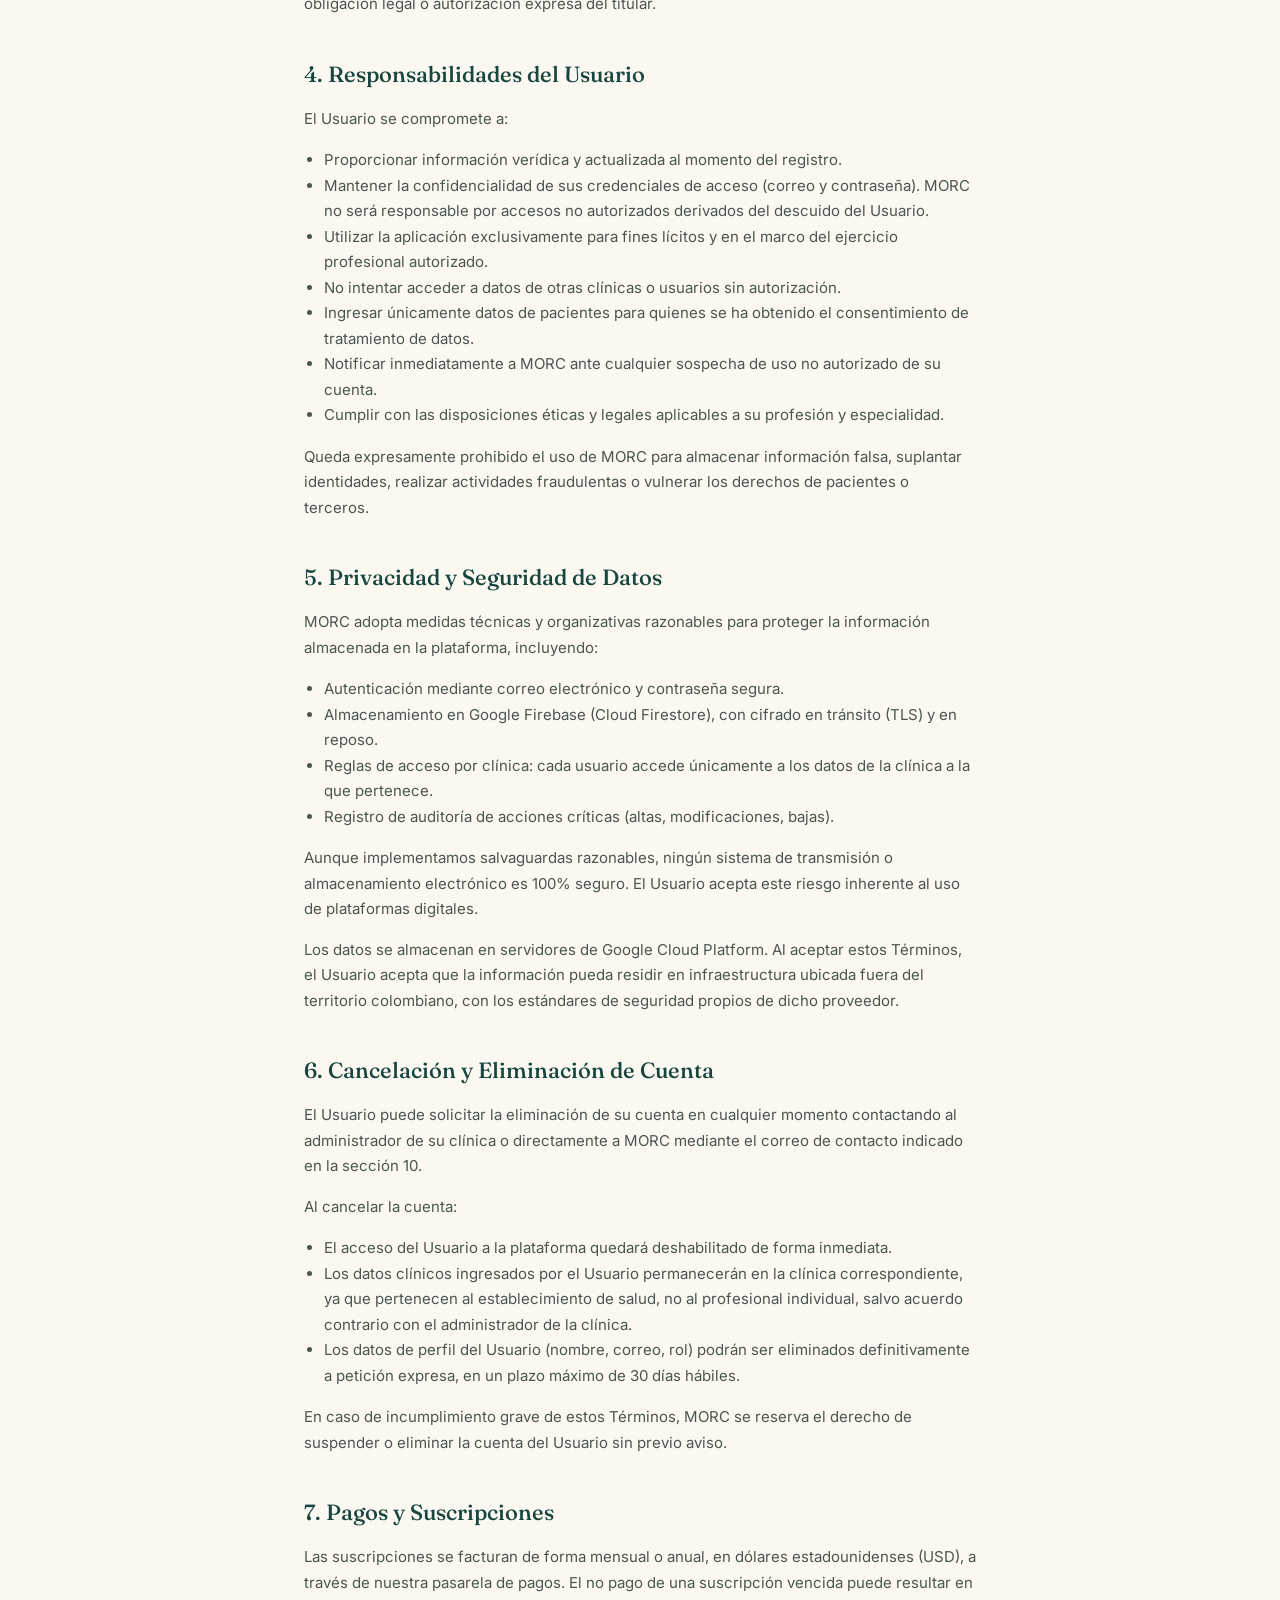
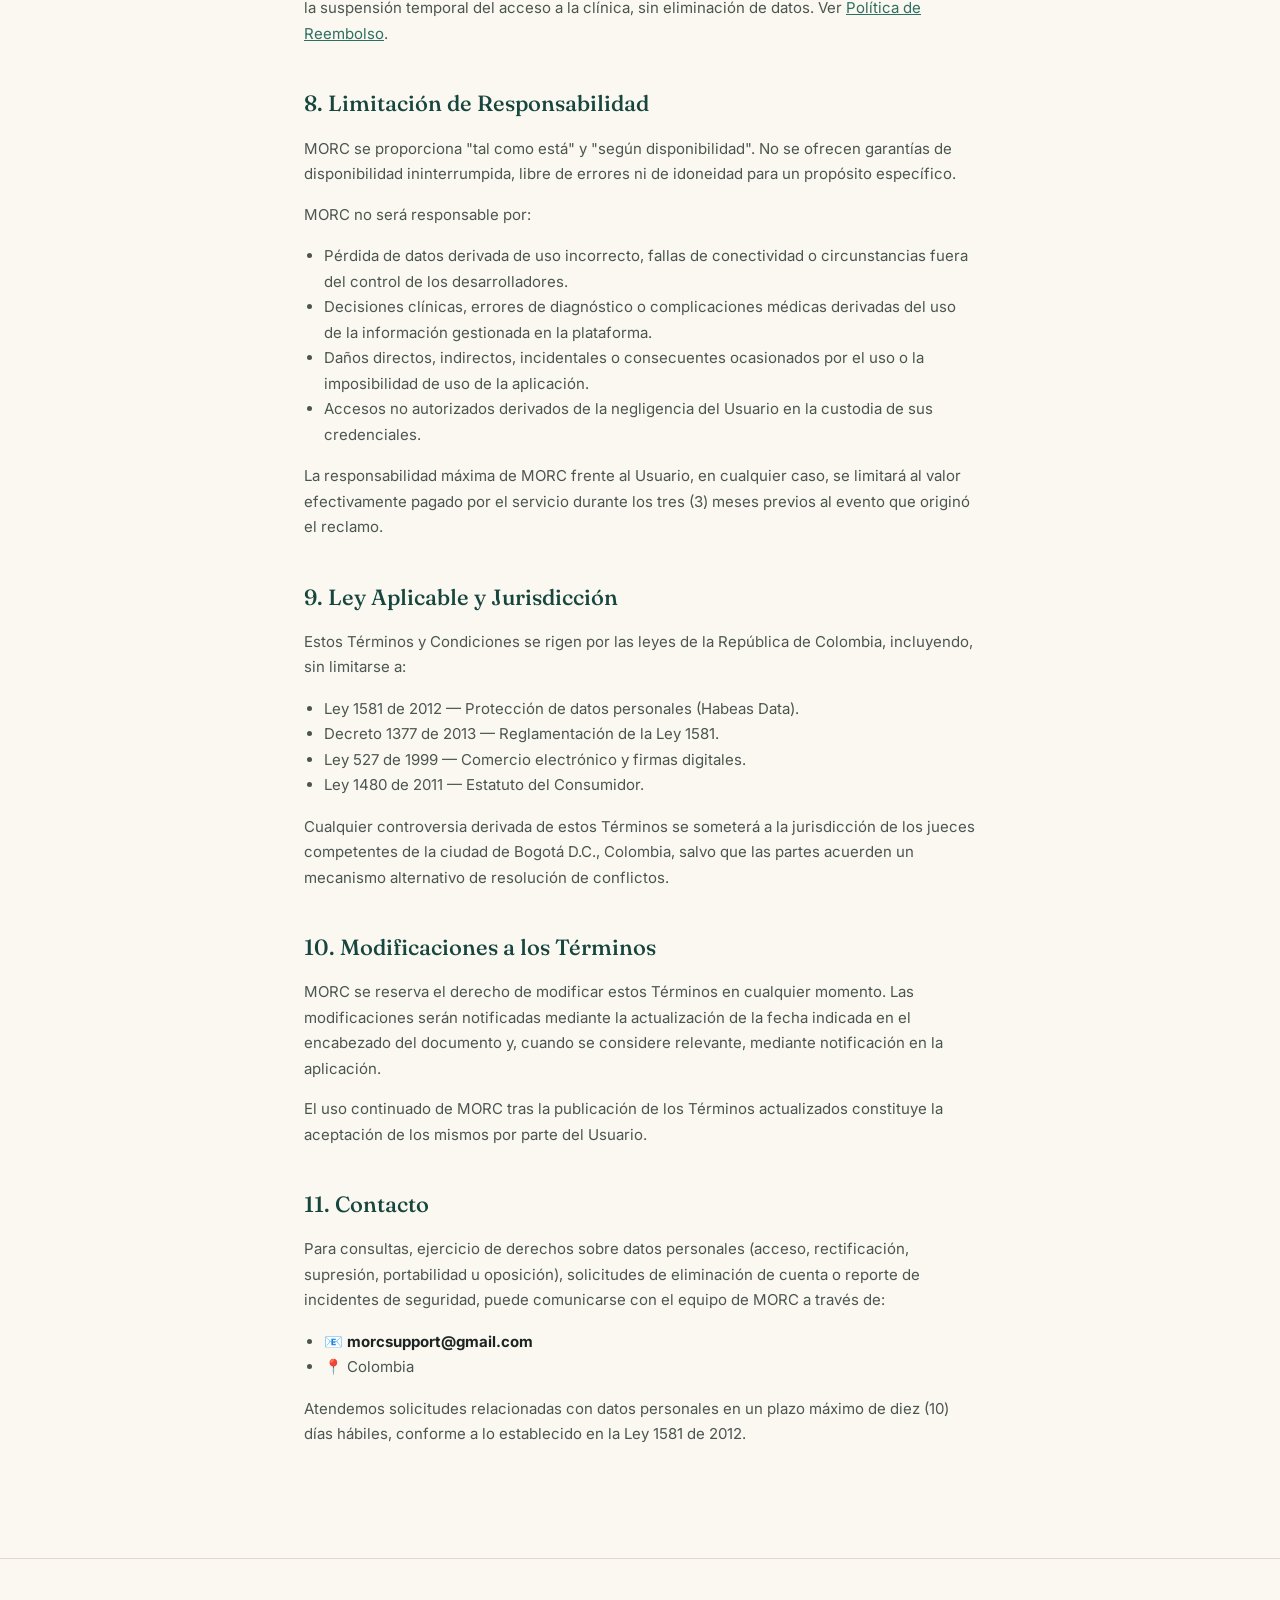
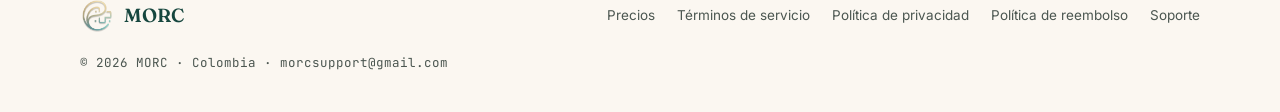
<file: terms.html>
<!DOCTYPE html>
<html lang="es">
<head>
<meta charset="UTF-8">
<meta name="viewport" content="width=device-width, initial-scale=1.0">
<title>Términos y Condiciones — MORC</title>
<link rel="icon" type="image/png" href="assets/logo-small.png">
<link rel="preconnect" href="https://fonts.googleapis.com">
<link rel="preconnect" href="https://fonts.gstatic.com" crossorigin>
<link href="https://fonts.googleapis.com/css2?family=Fraunces:opsz,wght@9..144,300;9..144,500;9..144,600&family=Inter:wght@400;500;600;700&family=JetBrains+Mono:wght@400;500&display=swap" rel="stylesheet">
<link rel="stylesheet" href="styles.css">
</head>
<body>

<div class="noise"></div>

<header class="nav">
  <div class="nav__inner">
    <a href="index.html" class="nav__brand">
      <img src="assets/logo.png" alt="MORC" class="nav__mark nav__mark--img">
      <span class="nav__name">MORC</span>
    </a>
    <nav class="nav__links">
      <a href="index.html#producto">Producto</a>
      <a href="index.html#flujo">Cómo funciona</a>
      <a href="pricing.html">Precios</a>
      <a href="index.html#faq">Preguntas</a>
    </nav>
    <a href="contact.html" class="nav__cta">Solicitar demo</a>
  </div>
</header>

<main>
  <div class="page-header">
    <span class="legal__updated">Última actualización: junio de 2025</span>
    <h1>Términos y Condiciones</h1>
    <p>Estos términos rigen el uso de MORC por parte de profesionales de la salud y personal administrativo autorizado.</p>
  </div>

  <article class="legal">

    <h2>1. Introducción y Aceptación</h2>
    <p>Bienvenido a MORC, una aplicación de gestión clínica desarrollada en Colombia. Al crear una cuenta y utilizar nuestros servicios, usted ("Usuario") declara haber leído, comprendido y aceptado en su totalidad los presentes Términos y Condiciones de Uso ("Términos").</p>
    <p>Si no está de acuerdo con alguno de estos Términos, le rogamos que no utilice la aplicación. El uso continuado de MORC implica la aceptación plena de estos Términos y de cualquier actualización posterior.</p>

    <h2>2. Descripción del Servicio</h2>
    <p>MORC es una plataforma de gestión clínica diseñada exclusivamente para profesionales de la salud y personal administrativo autorizado. El servicio permite:</p>
    <ul>
      <li>Registrar y gestionar información de pacientes.</li>
      <li>Programar y administrar citas y procedimientos.</li>
      <li>Controlar listas de espera y calendarios de atención.</li>
      <li>Generar reportes estadísticos de actividad clínica.</li>
      <li>Gestionar información financiera relacionada con tratamientos.</li>
      <li>Colaborar entre profesionales dentro de una misma clínica.</li>
    </ul>
    <p>MORC es una herramienta de apoyo administrativo y de gestión; no reemplaza el criterio clínico del profesional de salud ni constituye un sistema de historia clínica oficial. El Usuario es responsable del cumplimiento de las obligaciones legales aplicables al ejercicio de su profesión.</p>

    <h2>3. Uso de Datos Personales y Médicos</h2>
    <p>En cumplimiento de la <strong>Ley 1581 de 2012</strong> (Ley de Protección de Datos Personales de Colombia), su decreto reglamentario 1377 de 2013, y los principios del Habeas Data, MORC trata los datos personales con las siguientes finalidades:</p>
    <ul>
      <li>Prestación del servicio de gestión clínica y funcionalidades contratadas.</li>
      <li>Autenticación y control de acceso por usuario y clínica.</li>
      <li>Generación de estadísticas y reportes de uso interno de la clínica.</li>
      <li>Cumplimiento de obligaciones legales aplicables.</li>
    </ul>
    <p><strong>Datos que recopilamos:</strong></p>
    <ul>
      <li><strong>Del profesional:</strong> nombre, apellidos, correo electrónico, rol y clínica.</li>
      <li><strong>Del paciente:</strong> nombre, información de contacto, procedimientos realizados, fechas de citas, notas clínicas e información de pagos, ingresados por el profesional responsable.</li>
      <li><strong>De uso:</strong> registros de actividad dentro de la aplicación (auditoría), necesarios para la seguridad y el control de acceso.</li>
    </ul>
    <p>El Usuario que ingresa datos de pacientes actúa como responsable del tratamiento frente a sus pacientes y garantiza haber obtenido el consentimiento informado correspondiente, en los términos exigidos por la normativa colombiana vigente.</p>
    <p>MORC no comercializa, arrienda ni divulga datos personales de pacientes a terceros, salvo obligación legal o autorización expresa del titular.</p>

    <h2>4. Responsabilidades del Usuario</h2>
    <p>El Usuario se compromete a:</p>
    <ul>
      <li>Proporcionar información verídica y actualizada al momento del registro.</li>
      <li>Mantener la confidencialidad de sus credenciales de acceso (correo y contraseña). MORC no será responsable por accesos no autorizados derivados del descuido del Usuario.</li>
      <li>Utilizar la aplicación exclusivamente para fines lícitos y en el marco del ejercicio profesional autorizado.</li>
      <li>No intentar acceder a datos de otras clínicas o usuarios sin autorización.</li>
      <li>Ingresar únicamente datos de pacientes para quienes se ha obtenido el consentimiento de tratamiento de datos.</li>
      <li>Notificar inmediatamente a MORC ante cualquier sospecha de uso no autorizado de su cuenta.</li>
      <li>Cumplir con las disposiciones éticas y legales aplicables a su profesión y especialidad.</li>
    </ul>
    <p>Queda expresamente prohibido el uso de MORC para almacenar información falsa, suplantar identidades, realizar actividades fraudulentas o vulnerar los derechos de pacientes o terceros.</p>

    <h2>5. Privacidad y Seguridad de Datos</h2>
    <p>MORC adopta medidas técnicas y organizativas razonables para proteger la información almacenada en la plataforma, incluyendo:</p>
    <ul>
      <li>Autenticación mediante correo electrónico y contraseña segura.</li>
      <li>Almacenamiento en Google Firebase (Cloud Firestore), con cifrado en tránsito (TLS) y en reposo.</li>
      <li>Reglas de acceso por clínica: cada usuario accede únicamente a los datos de la clínica a la que pertenece.</li>
      <li>Registro de auditoría de acciones críticas (altas, modificaciones, bajas).</li>
    </ul>
    <p>Aunque implementamos salvaguardas razonables, ningún sistema de transmisión o almacenamiento electrónico es 100% seguro. El Usuario acepta este riesgo inherente al uso de plataformas digitales.</p>
    <p>Los datos se almacenan en servidores de Google Cloud Platform. Al aceptar estos Términos, el Usuario acepta que la información pueda residir en infraestructura ubicada fuera del territorio colombiano, con los estándares de seguridad propios de dicho proveedor.</p>

    <h2>6. Cancelación y Eliminación de Cuenta</h2>
    <p>El Usuario puede solicitar la eliminación de su cuenta en cualquier momento contactando al administrador de su clínica o directamente a MORC mediante el correo de contacto indicado en la sección 10.</p>
    <p>Al cancelar la cuenta:</p>
    <ul>
      <li>El acceso del Usuario a la plataforma quedará deshabilitado de forma inmediata.</li>
      <li>Los datos clínicos ingresados por el Usuario permanecerán en la clínica correspondiente, ya que pertenecen al establecimiento de salud, no al profesional individual, salvo acuerdo contrario con el administrador de la clínica.</li>
      <li>Los datos de perfil del Usuario (nombre, correo, rol) podrán ser eliminados definitivamente a petición expresa, en un plazo máximo de 30 días hábiles.</li>
    </ul>
    <p>En caso de incumplimiento grave de estos Términos, MORC se reserva el derecho de suspender o eliminar la cuenta del Usuario sin previo aviso.</p>

    <h2>7. Pagos y Suscripciones</h2>
    <p>Las suscripciones se facturan de forma mensual o anual, en dólares estadounidenses (USD), a través de nuestra pasarela de pagos. El no pago de una suscripción vencida puede resultar en la suspensión temporal del acceso a la clínica, sin eliminación de datos. Ver <a href="refund.html" style="color:var(--teal-light); text-decoration:underline;">Política de Reembolso</a>.</p>

    <h2>8. Limitación de Responsabilidad</h2>
    <p>MORC se proporciona "tal como está" y "según disponibilidad". No se ofrecen garantías de disponibilidad ininterrumpida, libre de errores ni de idoneidad para un propósito específico.</p>
    <p>MORC no será responsable por:</p>
    <ul>
      <li>Pérdida de datos derivada de uso incorrecto, fallas de conectividad o circunstancias fuera del control de los desarrolladores.</li>
      <li>Decisiones clínicas, errores de diagnóstico o complicaciones médicas derivadas del uso de la información gestionada en la plataforma.</li>
      <li>Daños directos, indirectos, incidentales o consecuentes ocasionados por el uso o la imposibilidad de uso de la aplicación.</li>
      <li>Accesos no autorizados derivados de la negligencia del Usuario en la custodia de sus credenciales.</li>
    </ul>
    <p>La responsabilidad máxima de MORC frente al Usuario, en cualquier caso, se limitará al valor efectivamente pagado por el servicio durante los tres (3) meses previos al evento que originó el reclamo.</p>

    <h2>9. Ley Aplicable y Jurisdicción</h2>
    <p>Estos Términos y Condiciones se rigen por las leyes de la República de Colombia, incluyendo, sin limitarse a:</p>
    <ul>
      <li>Ley 1581 de 2012 — Protección de datos personales (Habeas Data).</li>
      <li>Decreto 1377 de 2013 — Reglamentación de la Ley 1581.</li>
      <li>Ley 527 de 1999 — Comercio electrónico y firmas digitales.</li>
      <li>Ley 1480 de 2011 — Estatuto del Consumidor.</li>
    </ul>
    <p>Cualquier controversia derivada de estos Términos se someterá a la jurisdicción de los jueces competentes de la ciudad de Bogotá D.C., Colombia, salvo que las partes acuerden un mecanismo alternativo de resolución de conflictos.</p>

    <h2>10. Modificaciones a los Términos</h2>
    <p>MORC se reserva el derecho de modificar estos Términos en cualquier momento. Las modificaciones serán notificadas mediante la actualización de la fecha indicada en el encabezado del documento y, cuando se considere relevante, mediante notificación en la aplicación.</p>
    <p>El uso continuado de MORC tras la publicación de los Términos actualizados constituye la aceptación de los mismos por parte del Usuario.</p>

    <h2>11. Contacto</h2>
    <p>Para consultas, ejercicio de derechos sobre datos personales (acceso, rectificación, supresión, portabilidad u oposición), solicitudes de eliminación de cuenta o reporte de incidentes de seguridad, puede comunicarse con el equipo de MORC a través de:</p>
    <ul>
      <li>📧 <strong>morcsupport@gmail.com</strong></li>
      <li>📍 Colombia</li>
    </ul>
    <p>Atendemos solicitudes relacionadas con datos personales en un plazo máximo de diez (10) días hábiles, conforme a lo establecido en la Ley 1581 de 2012.</p>

  </article>
</main>

<footer class="footer">
  <div class="footer__inner">
    <div class="footer__brand">
      <img src="assets/logo.png" alt="MORC" class="nav__mark nav__mark--img">
      <span class="nav__name">MORC</span>
    </div>
    <nav class="footer__links">
      <a href="pricing.html">Precios</a>
      <a href="terms.html">Términos de servicio</a>
      <a href="privacy.html">Política de privacidad</a>
      <a href="refund.html">Política de reembolso</a>
            <span class="support-trigger" id="supportTrigger">
        Soporte
        <span class="support-popover" id="supportPopover">
          <span class="support-popover__label">Contáctanos en</span>
          <span class="support-popover__email">morcsupport@gmail.com</span>
          <button class="support-popover__copy" id="supportCopyBtn" type="button">Copiar correo</button>
        </span>
      </span>
    </nav>
  </div>
  <p class="footer__legal">© 2026 MORC · Colombia · morcsupport@gmail.com</p>
</footer>

<script>
  const supportTrigger = document.getElementById('supportTrigger');
  const supportPopover = document.getElementById('supportPopover');
  const supportCopyBtn = document.getElementById('supportCopyBtn');

  supportTrigger.addEventListener('click', (e) => {
    e.stopPropagation();
    supportPopover.classList.toggle('is-open');
  });

  document.addEventListener('click', (e) => {
    if (!supportTrigger.contains(e.target)) {
      supportPopover.classList.remove('is-open');
    }
  });

  supportCopyBtn.addEventListener('click', async (e) => {
    e.stopPropagation();
    await navigator.clipboard.writeText('morcsupport@gmail.com');
    supportCopyBtn.textContent = '¡Copiado!';
    setTimeout(() => { supportCopyBtn.textContent = 'Copiar correo'; }, 1800);
  });
</script>

</body>
</html>
</file>
<file: styles.css>
/* ============================================================
   MORC — Design tokens
   Color: warm clinical palette — ivory paper, deep teal, soft coral accent
   Type: Fraunces (display, used sparingly) + Inter (body/UI) + JetBrains Mono (data)
   ============================================================ */

:root {
  --ivory:        #FBF7F1;
  --ivory-deep:   #F3ECE2;
  --ink:          #1B2421;
  --ink-soft:     #4B5650;
  --teal:         #16463E;
  --teal-light:   #2E6F61;
  --coral:        #E8674A;
  --coral-soft:   #F3D9CE;
  --line:         #E2D9CB;
  --white:        #FFFFFF;

  --font-display: 'Fraunces', serif;
  --font-body: 'Inter', system-ui, sans-serif;
  --font-mono: 'JetBrains Mono', monospace;

  --radius: 18px;
  --radius-sm: 10px;
  --container: 1120px;
}

* { box-sizing: border-box; }

html { scroll-behavior: smooth; }

body {
  margin: 0;
  background: var(--ivory);
  color: var(--ink);
  font-family: var(--font-body);
  font-size: 16px;
  line-height: 1.55;
  -webkit-font-smoothing: antialiased;
}

a { color: inherit; text-decoration: none; }

img { max-width: 100%; display: block; }

:focus-visible {
  outline: 2px solid var(--teal-light);
  outline-offset: 3px;
}

/* subtle paper noise for warmth */
.noise {
  position: fixed;
  inset: 0;
  pointer-events: none;
  z-index: 0;
  opacity: 0.025;
  background-image: url("data:image/svg+xml,%3Csvg xmlns='http://www.w3.org/2000/svg' width='100' height='100'%3E%3Cfilter id='n'%3E%3CfeTurbulence type='fractalNoise' baseFrequency='0.9' numOctaves='2' stitchTiles='stitch'/%3E%3C/filter%3E%3Crect width='100%25' height='100%25' filter='url(%23n)'/%3E%3C/svg%3E");
}

/* ============================================================
   NAV
   ============================================================ */
.nav {
  position: sticky;
  top: 0;
  z-index: 50;
  background: rgba(251, 247, 241, 0.86);
  backdrop-filter: blur(10px);
  border-bottom: 1px solid var(--line);
}

.nav__inner {
  max-width: var(--container);
  margin: 0 auto;
  padding: 16px 24px;
  display: flex;
  align-items: center;
  justify-content: space-between;
  gap: 24px;
}

.nav__brand {
  display: flex;
  align-items: center;
  gap: 10px;
  font-weight: 600;
}

.nav__mark {
  width: 34px;
  height: 34px;
  border-radius: 9px;
  background: var(--teal);
  color: var(--ivory);
  display: grid;
  place-items: center;
  font-family: var(--font-mono);
  font-size: 13px;
  letter-spacing: 0.02em;
}

.nav__mark--img {
  background: transparent;
  object-fit: contain;
  padding: 0;
}

.nav__name {
  font-family: var(--font-display);
  font-size: 19px;
  font-weight: 600;
  color: var(--teal);
}

.nav__links {
  display: flex;
  gap: 28px;
  font-size: 14.5px;
  color: var(--ink-soft);
}

.nav__links a:hover { color: var(--teal); }

.nav__cta {
  background: var(--teal);
  color: var(--ivory);
  padding: 10px 18px;
  border-radius: 100px;
  font-size: 14px;
  font-weight: 500;
  white-space: nowrap;
  transition: background 0.15s ease;
}

.nav__cta:hover { background: var(--teal-light); }

@media (max-width: 760px) {
  .nav__links { display: none; }
}

/* ============================================================
   BUTTONS
   ============================================================ */
.btn {
  display: inline-flex;
  align-items: center;
  justify-content: center;
  padding: 14px 26px;
  border-radius: 100px;
  font-size: 15px;
  font-weight: 500;
  transition: transform 0.15s ease, background 0.15s ease, border-color 0.15s ease;
}

.btn--primary {
  background: var(--coral);
  color: var(--ivory);
}
.btn--primary:hover { background: #d65a3d; transform: translateY(-1px); }

.btn--ghost {
  background: transparent;
  border: 1.5px solid var(--ink);
  color: var(--ink);
}
.btn--ghost:hover { background: var(--ink); color: var(--ivory); }

.btn--lg { padding: 17px 34px; font-size: 16px; }

/* ============================================================
   HERO
   ============================================================ */
.hero {
  position: relative;
  z-index: 1;
  max-width: var(--container);
  margin: 0 auto;
  padding: 88px 24px 60px;
  display: grid;
  grid-template-columns: 1.1fr 0.9fr;
  gap: 56px;
  align-items: center;
}

.eyebrow {
  font-family: var(--font-mono);
  font-size: 12.5px;
  letter-spacing: 0.08em;
  text-transform: uppercase;
  color: var(--coral);
  margin: 0 0 18px;
}

.eyebrow--center { text-align: center; }

.hero__title {
  font-family: var(--font-display);
  font-size: clamp(30px, 4vw, 46px);
  line-height: 1.08;
  font-weight: 500;
  margin: 0 0 22px;
  color: var(--teal);
}

.hero__title-accent { color: var(--ink); font-weight: 300; }

.hero__lead {
  font-size: 18px;
  color: var(--ink-soft);
  max-width: 480px;
  margin: 0 0 34px;
}

.hero__actions {
  display: flex;
  gap: 14px;
  flex-wrap: wrap;
  margin-bottom: 14px;
}

.hero__microcopy {
  font-size: 13px;
  color: var(--ink-soft);
  margin: 0 0 34px;
}

.hero__proof {
  display: flex;
  align-items: center;
  gap: 22px;
}

.proof__item { display: flex; flex-direction: column; }

.proof__num {
  font-family: var(--font-display);
  font-size: 26px;
  color: var(--teal);
  font-weight: 600;
}

.proof__label {
  font-size: 12.5px;
  color: var(--ink-soft);
  max-width: 110px;
}

.proof__divider {
  width: 1px;
  height: 36px;
  background: var(--line);
}

/* Patient card visual */
.hero__card {
  display: flex;
  justify-content: center;
}

.patient-card {
  background: var(--white);
  border: 1px solid var(--line);
  border-radius: var(--radius);
  padding: 26px;
  width: 100%;
  max-width: 360px;
  box-shadow: 0 30px 60px -30px rgba(27, 36, 33, 0.25);
  transform: rotate(1.5deg);
}

.patient-card__top {
  display: flex;
  align-items: center;
  gap: 12px;
  margin-bottom: 18px;
}

.patient-card__avatar {
  width: 42px;
  height: 42px;
  border-radius: 12px;
  background: var(--coral-soft);
  color: var(--coral);
  display: grid;
  place-items: center;
  font-weight: 600;
  font-size: 14px;
  flex-shrink: 0;
}

.patient-card__name { margin: 0; font-weight: 600; font-size: 15px; }
.patient-card__sub { margin: 0; font-size: 12.5px; color: var(--ink-soft); }

.patient-card__tag {
  margin-left: auto;
  background: #E4F0E8;
  color: var(--teal-light);
  font-size: 11.5px;
  font-weight: 600;
  padding: 5px 10px;
  border-radius: 100px;
  white-space: nowrap;
}

.patient-card__row {
  display: flex;
  justify-content: space-between;
  font-size: 13.5px;
  padding: 9px 0;
  border-top: 1px solid var(--ivory-deep);
  color: var(--ink-soft);
}

.patient-card__row strong { color: var(--ink); font-weight: 600; }
.patient-card__row strong.ok { color: var(--teal-light); }

.patient-card__alert {
  margin-top: 14px;
  background: var(--coral-soft);
  color: #B0432A;
  font-size: 12.5px;
  font-weight: 600;
  padding: 9px 12px;
  border-radius: var(--radius-sm);
}

@media (max-width: 900px) {
  .hero { grid-template-columns: 1fr; padding-top: 56px; }
  .hero__lead { max-width: none; }
  .patient-card { transform: none; max-width: 420px; }
}

/* ============================================================
   PHONE MOCKUP (hero)
   ============================================================ */
.hero__card {
  position: relative;
  display: flex;
  justify-content: center;
}

.phone-mock {
  width: 290px;
  background: var(--ink);
  border-radius: 38px;
  padding: 14px 10px;
  box-shadow: 0 40px 80px -30px rgba(27, 36, 33, 0.45);
  transform: rotate(2deg);
}

.phone-mock__notch {
  width: 70px;
  height: 18px;
  background: var(--ink);
  border-radius: 0 0 14px 14px;
  margin: 0 auto -18px;
  position: relative;
  z-index: 2;
}

.phone-mock__screen {
  background: var(--ivory);
  border-radius: 28px;
  padding: 30px 16px 14px;
  overflow: hidden;
  position: relative;
}

.app-header {
  display: flex;
  align-items: center;
  justify-content: space-between;
  margin-bottom: 18px;
}

.app-header__greet { margin: 0; font-size: 11px; color: var(--ink-soft); }
.app-header__name { margin: 0; font-size: 16px; font-weight: 600; color: var(--teal); }

.app-header__avatar {
  width: 34px; height: 34px;
  border-radius: 10px;
  background: var(--teal);
  color: var(--ivory);
  display: grid; place-items: center;
  font-size: 11px; font-weight: 600;
}

.app-section-label {
  font-family: var(--font-mono);
  font-size: 10px;
  letter-spacing: 0.03em;
  text-transform: uppercase;
  color: var(--ink-soft);
  margin: 14px 0 7px;
}

.app-summary {
  display: grid;
  grid-template-columns: repeat(3, 1fr);
  gap: 7px;
}

.app-summary__item {
  background: var(--white);
  border: 1px solid var(--line);
  border-radius: 10px;
  padding: 9px 6px;
  text-align: center;
}

.app-summary__item .num {
  display: block;
  font-family: var(--font-display);
  font-size: 16px;
  font-weight: 600;
  color: var(--teal);
}
.app-summary__item .lbl {
  display: block;
  font-size: 9.5px;
  color: var(--ink-soft);
  margin-top: 2px;
}

.app-patient-card {
  background: var(--white);
  border: 1px solid var(--line);
  border-radius: 12px;
  padding: 12px;
}

.app-patient-card__top {
  display: flex;
  align-items: center;
  gap: 9px;
}

.app-patient-card__avatar {
  width: 30px; height: 30px;
  border-radius: 9px;
  background: var(--coral-soft);
  color: var(--coral);
  display: grid; place-items: center;
  font-size: 10.5px; font-weight: 600;
  flex-shrink: 0;
}

.app-patient-card__info { flex-grow: 1; min-width: 0; }
.app-patient-card__info .name { margin: 0; font-size: 12px; font-weight: 600; }
.app-patient-card__info .sub { margin: 0; font-size: 10px; color: var(--ink-soft); }

.app-tag {
  background: #E4F0E8;
  color: var(--teal-light);
  font-size: 9px;
  font-weight: 600;
  padding: 3px 7px;
  border-radius: 100px;
  white-space: nowrap;
}

.app-alert {
  margin-top: 9px;
  background: var(--coral-soft);
  color: #B0432A;
  font-size: 10px;
  font-weight: 600;
  padding: 6px 9px;
  border-radius: 8px;
}

.app-mini-row {
  display: flex;
  align-items: center;
  gap: 8px;
  padding: 7px 2px;
  border-top: 1px solid var(--ivory-deep);
  font-size: 11.5px;
}

.dot {
  width: 7px; height: 7px;
  border-radius: 50%;
  flex-shrink: 0;
}
.dot--teal { background: var(--teal-light); }
.dot--coral { background: var(--coral); }
.dot--ink { background: var(--ink); }

.mini-name { flex-grow: 1; color: var(--ink); }
.mini-time { color: var(--ink-soft); font-family: var(--font-mono); font-size: 10.5px; }

.app-navbar {
  display: flex;
  justify-content: space-around;
  margin-top: 16px;
  padding-top: 10px;
  border-top: 1px solid var(--line);
}

.navbar__item {
  font-size: 15px;
  color: var(--ink-soft);
  opacity: 0.5;
}
.navbar__item--active {
  color: var(--teal);
  opacity: 1;
}

/* Floating chips around phone */
.float-chip {
  position: absolute;
  display: flex;
  align-items: center;
  gap: 8px;
  background: var(--white);
  border: 1px solid var(--line);
  border-radius: 100px;
  padding: 9px 16px;
  font-size: 12.5px;
  font-weight: 500;
  box-shadow: 0 14px 28px -12px rgba(27, 36, 33, 0.2);
  white-space: nowrap;
}

.float-chip--top { top: 6%; right: -4%; }
.float-chip--bottom { bottom: 10%; left: -8%; }

.float-chip__icon { font-size: 14px; }

@media (max-width: 900px) {
  .float-chip { display: none; }
  .phone-mock { transform: none; }
}

/* ============================================================
   SHOWCASE (mini mockups)
   ============================================================ */
.showcase {
  max-width: var(--container);
  margin: 0 auto;
  padding: 96px 24px;
}

.showcase__grid {
  display: grid;
  grid-template-columns: repeat(3, 1fr);
  gap: 36px;
}

.showcase__item h3 {
  font-size: 16.5px;
  margin: 22px 0 8px;
  color: var(--ink);
}

.showcase__item p {
  margin: 0;
  font-size: 14px;
  color: var(--ink-soft);
}

.mini-mock {
  background: var(--white);
  border: 1px solid var(--line);
  border-radius: 16px;
  padding: 16px;
  min-height: 230px;
}

.mini-mock__bar {
  font-weight: 600;
  font-size: 13.5px;
  color: var(--teal);
  margin-bottom: 12px;
}

.mini-mock__search {
  background: var(--ivory-deep);
  border-radius: 8px;
  padding: 8px 10px;
  font-size: 11px;
  color: var(--ink-soft);
  margin-bottom: 12px;
}

.mini-mock__row {
  display: flex;
  align-items: center;
  gap: 9px;
  padding: 8px 0;
  border-top: 1px solid var(--ivory-deep);
  font-size: 11.5px;
}

.mini-mock__av {
  width: 26px; height: 26px;
  border-radius: 8px;
  background: var(--coral-soft);
  color: var(--coral);
  font-size: 9.5px;
  font-weight: 600;
  display: grid; place-items: center;
  flex-shrink: 0;
}
.mini-mock__av--coral { background: #E4F0E8; color: var(--teal-light); }
.mini-mock__av--ink { background: #ECE7DD; color: var(--ink-soft); }

.mini-mock__lines { flex-grow: 1; line-height: 1.4; color: var(--ink-soft); }
.mini-mock__lines b { color: var(--ink); font-weight: 600; }

.mini-mock__time {
  font-family: var(--font-mono);
  font-size: 10px;
  color: var(--ink-soft);
}

/* calendar mini mock */
.mini-mock__cal {
  display: grid;
  grid-template-columns: repeat(7, 1fr);
  gap: 4px;
  margin-bottom: 12px;
}

.cal-day {
  font-size: 9px;
  text-align: center;
  color: var(--ink-soft);
  font-weight: 600;
}

.cal-cell {
  font-size: 10.5px;
  text-align: center;
  padding: 6px 0;
  border-radius: 6px;
  color: var(--ink-soft);
  position: relative;
}

.cal-cell.dot-cell::after {
  content: '';
  position: absolute;
  bottom: 2px;
  left: 50%;
  transform: translateX(-50%);
  width: 3px; height: 3px;
  border-radius: 50%;
  background: var(--teal-light);
}

.cal-cell.active-cell {
  background: var(--teal);
  color: var(--ivory);
  font-weight: 600;
}

.mini-mock__legend {
  display: flex;
  align-items: center;
  gap: 7px;
  font-size: 10.5px;
  color: var(--ink-soft);
}

/* stats mini mock */
.mini-mock__bars {
  display: flex;
  align-items: flex-end;
  justify-content: space-between;
  height: 90px;
  margin-bottom: 14px;
  gap: 6px;
}

.bar-col {
  display: flex;
  flex-direction: column;
  align-items: center;
  flex-grow: 1;
  height: 100%;
  justify-content: flex-end;
}

.bar {
  width: 14px;
  background: var(--teal-light);
  opacity: 0.45;
  border-radius: 4px 4px 0 0;
}

.bar--active { opacity: 1; background: var(--teal); }

.bar-lbl {
  font-size: 8.5px;
  color: var(--ink-soft);
  margin-top: 5px;
}

.mini-mock__income {
  display: flex;
  justify-content: space-between;
  border-top: 1px solid var(--ivory-deep);
  padding-top: 12px;
}

.mini-mock__income div {
  display: flex;
  flex-direction: column;
}
.mini-mock__income .lbl { font-size: 10px; color: var(--ink-soft); }
.mini-mock__income .val { font-size: 15px; font-weight: 600; font-family: var(--font-display); }
.mini-mock__income .val.ok { color: var(--teal-light); }
.mini-mock__income .val.warn { color: var(--coral); }

@media (max-width: 900px) {
  .showcase__grid { grid-template-columns: 1fr; gap: 48px; }
}

/* ============================================================
   WHY MORC
   ============================================================ */
.why {
  background: var(--ivory-deep);
  padding: 96px 24px;
}

.why__grid {
  max-width: var(--container);
  margin: 0 auto;
  display: grid;
  grid-template-columns: repeat(2, 1fr);
  gap: 22px;
}

.why__card {
  background: var(--white);
  border: 1px solid var(--line);
  border-radius: var(--radius);
  padding: 30px 28px;
}

.why__card:last-child {
  grid-column: 1 / -1;
  max-width: 560px;
  margin: 0 auto;
}

.why__num {
  display: block;
  font-family: var(--font-display);
  font-size: 22px;
  font-weight: 600;
  color: var(--coral);
  margin-bottom: 12px;
  line-height: 1;
}

.why__card h3 {
  font-size: 17px;
  margin: 0 0 10px;
  color: var(--teal);
  font-weight: 600;
  line-height: 1.3;
}

.why__card p {
  margin: 0;
  font-size: 14px;
  color: var(--ink-soft);
  line-height: 1.6;
}

@media (max-width: 760px) {
  .why__grid { grid-template-columns: 1fr; }
  .why__card:last-child { grid-column: auto; max-width: none; margin: 0; }
}

/* ============================================================
   TESTIMONIALS
   ============================================================ */
.testimonials {
  max-width: var(--container);
  margin: 0 auto;
  padding: 96px 24px;
}

.testimonials__grid {
  display: grid;
  grid-template-columns: repeat(3, 1fr);
  gap: 24px;
}

.testimonial {
  background: var(--white);
  border: 1px solid var(--line);
  border-radius: var(--radius);
  padding: 28px 26px;
  display: flex;
  flex-direction: column;
}

.testimonial__quote {
  font-size: 14.5px;
  color: var(--ink);
  line-height: 1.6;
  margin: 0 0 22px;
  flex-grow: 1;
}

.testimonial__author {
  display: flex;
  align-items: center;
  gap: 12px;
}

.testimonial__avatar {
  width: 38px;
  height: 38px;
  border-radius: 10px;
  background: var(--coral-soft);
  color: var(--coral);
  display: grid;
  place-items: center;
  font-size: 17px;
  font-weight: 600;
  flex-shrink: 0;
}

.testimonial__name {
  margin: 0;
  font-size: 13px;
  font-weight: 600;
  color: var(--ink);
}

.testimonial__role {
  margin: 0;
  font-size: 12px;
  color: var(--ink-soft);
}

@media (max-width: 900px) {
  .testimonials__grid { grid-template-columns: 1fr; }
}

/* ============================================================
   TRUST STRIP
   ============================================================ */
.trust {
  text-align: center;
  padding: 28px 24px;
  border-top: 1px solid var(--line);
  border-bottom: 1px solid var(--line);
}
.trust p {
  margin: 0;
  font-family: var(--font-mono);
  font-size: 12.5px;
  letter-spacing: 0.04em;
  color: var(--ink-soft);
  text-transform: uppercase;
}

/* ============================================================
   SECTION TITLES
   ============================================================ */
.section-title {
  font-family: var(--font-display);
  font-weight: 500;
  font-size: clamp(24px, 2.6vw, 32px);
  line-height: 1.3;
  text-align: center;
  max-width: 680px;
  margin: 0 auto 56px;
  color: var(--teal);
}

/* ============================================================
   FEATURES
   ============================================================ */
.features {
  max-width: var(--container);
  margin: 0 auto;
  padding: 96px 24px;
}

.feature-grid {
  display: grid;
  grid-template-columns: repeat(3, 1fr);
  gap: 28px;
}

.feature {
  background: var(--white);
  border: 1px solid var(--line);
  border-radius: var(--radius);
  padding: 30px 26px;
}

.feature__icon {
  font-size: 26px;
  margin-bottom: 14px;
}

.feature h3 {
  font-size: 17px;
  margin: 0 0 8px;
  color: var(--ink);
}

.feature p {
  margin: 0;
  font-size: 14.5px;
  color: var(--ink-soft);
}

@media (max-width: 900px) {
  .feature-grid { grid-template-columns: repeat(2, 1fr); }
}
@media (max-width: 620px) {
  .feature-grid { grid-template-columns: 1fr; }
}

/* ============================================================
   ROLES
   ============================================================ */
.roles {
  background: var(--ivory-deep);
  padding: 96px 24px;
}

.roles__grid {
  max-width: var(--container);
  margin: 0 auto;
  display: grid;
  grid-template-columns: repeat(3, 1fr);
  gap: 24px;
}

.role-card {
  background: var(--white);
  border-radius: var(--radius);
  padding: 28px;
  border: 1px solid var(--line);
}

.role-card__tag {
  display: inline-block;
  font-family: var(--font-mono);
  font-size: 11.5px;
  letter-spacing: 0.04em;
  text-transform: uppercase;
  color: var(--coral);
  margin-bottom: 12px;
}

.role-card p { margin: 0; color: var(--ink-soft); font-size: 14.5px; }

@media (max-width: 760px) {
  .roles__grid { grid-template-columns: 1fr; }
}

/* ============================================================
   FLOW
   ============================================================ */
.flow {
  max-width: var(--container);
  margin: 0 auto;
  padding: 96px 24px;
}

.flow__steps {
  display: grid;
  grid-template-columns: repeat(3, 1fr);
  gap: 32px;
}

.flow__step {
  border-top: 2px solid var(--teal);
  padding-top: 20px;
}

.flow__mark {
  display: block;
  font-family: var(--font-mono);
  font-size: 12px;
  color: var(--coral);
  letter-spacing: 0.04em;
  text-transform: uppercase;
  margin-bottom: 10px;
}

.flow__step h3 {
  font-size: 17px;
  font-weight: 600;
  margin: 0 0 8px;
  color: var(--teal);
}

.flow__step p {
  margin: 0;
  font-size: 14.5px;
  color: var(--ink-soft);
}

@media (max-width: 760px) {
  .flow__steps { grid-template-columns: 1fr; gap: 28px; }
}

/* ============================================================
   CTA
   ============================================================ */
.cta {
  background: var(--teal);
  color: var(--ivory);
  text-align: center;
  padding: 100px 24px;
}

.cta h2 {
  font-family: var(--font-display);
  font-weight: 500;
  font-size: clamp(26px, 3.2vw, 36px);
  margin: 0 0 16px;
}

.cta p {
  font-size: 17px;
  color: #CFE0DA;
  max-width: 480px;
  margin: 0 auto 34px;
}

.cta__microcopy {
  font-size: 12.5px;
  color: #9FBEB5;
  margin: 18px 0 0;
}

/* ============================================================
   FAQ
   ============================================================ */
.faq {
  max-width: 760px;
  margin: 0 auto;
  padding: 96px 24px;
}

.faq__item {
  border-bottom: 1px solid var(--line);
  padding: 20px 0;
}

.faq__item summary {
  cursor: pointer;
  font-weight: 600;
  font-size: 15.5px;
  list-style: none;
  display: flex;
  justify-content: space-between;
  align-items: center;
}

.faq__item summary::after {
  content: '+';
  font-size: 20px;
  color: var(--coral);
  flex-shrink: 0;
  margin-left: 16px;
}

.faq__item[open] summary::after { content: '–'; }

.faq__item p {
  margin: 14px 0 0;
  font-size: 14.5px;
  color: var(--ink-soft);
  max-width: 600px;
}

/* ============================================================
   FOOTER
   ============================================================ */
.footer {
  border-top: 1px solid var(--line);
  padding: 40px 24px;
}

.footer__inner {
  max-width: var(--container);
  margin: 0 auto;
  display: flex;
  justify-content: space-between;
  align-items: center;
  flex-wrap: wrap;
  gap: 20px;
  margin-bottom: 20px;
}

.footer__brand {
  display: flex;
  align-items: center;
  gap: 10px;
  font-weight: 600;
}

.footer__links {
  display: flex;
  gap: 22px;
  flex-wrap: wrap;
  font-size: 13.5px;
  color: var(--ink-soft);
}

.footer__links a:hover { color: var(--teal); }

.footer__legal {
  max-width: var(--container);
  margin: 0 auto;
  font-size: 12.5px;
  color: var(--ink-soft);
  font-family: var(--font-mono);
}

/* ============================================================
   SUPPORT TOOLTIP
   ============================================================ */
.support-trigger {
  position: relative;
  cursor: pointer;
}

.support-popover {
  position: absolute;
  bottom: calc(100% + 10px);
  right: -8px;
  background: var(--ink);
  color: var(--ivory);
  border-radius: 12px;
  padding: 14px 16px;
  font-size: 13px;
  white-space: nowrap;
  display: none;
  flex-direction: column;
  gap: 8px;
  align-items: center;
  box-shadow: 0 14px 30px -10px rgba(0,0,0,0.3);
  z-index: 20;
}

.support-popover.is-open { display: flex; }

.support-popover::after {
  content: '';
  position: absolute;
  top: 100%;
  right: 14px;
  border: 6px solid transparent;
  border-top-color: var(--ink);
}

.support-popover__label {
  color: #C9D6D2;
  font-size: 11px;
}

.support-popover__email {
  font-family: var(--font-mono);
  font-size: 13px;
  color: var(--ivory);
}

.support-popover__copy {
  background: var(--coral);
  color: var(--ivory);
  border: none;
  border-radius: 100px;
  padding: 6px 14px;
  font-size: 12px;
  font-weight: 600;
  cursor: pointer;
  white-space: nowrap;
}

.support-popover__copy:hover { background: #d65a3d; }

/* ============================================================
   CONTACT FORM
   ============================================================ */
.contact {
  max-width: 560px;
  margin: 0 auto;
  padding: 0 24px 100px;
}

.contact__form {
  background: var(--white);
  border: 1px solid var(--line);
  border-radius: var(--radius);
  padding: 36px 32px;
  display: flex;
  flex-direction: column;
  gap: 18px;
}

.field {
  display: flex;
  flex-direction: column;
  gap: 7px;
}

.field span {
  font-size: 13.5px;
  font-weight: 600;
  color: var(--ink);
}

.field input,
.field select,
.field textarea {
  font-family: var(--font-body);
  font-size: 14.5px;
  color: var(--ink);
  background: var(--ivory);
  border: 1px solid var(--line);
  border-radius: 10px;
  padding: 12px 14px;
  outline: none;
  transition: border-color 0.15s ease;
}

.field input:focus,
.field select:focus,
.field textarea:focus {
  border-color: var(--teal-light);
}

.field textarea { resize: vertical; font-family: var(--font-body); }

.contact__submit {
  margin-top: 10px;
  width: 100%;
  border: none;
  cursor: pointer;
}

.contact__submit:disabled {
  opacity: 0.6;
  cursor: not-allowed;
}

.contact__microcopy {
  text-align: center;
  font-size: 12.5px;
  color: var(--ink-soft);
  margin: 0;
}

.contact__success {
  background: var(--white);
  border: 1px solid var(--line);
  border-radius: var(--radius);
  padding: 56px 36px;
  text-align: center;
}

.contact__success-icon {
  width: 56px;
  height: 56px;
  border-radius: 50%;
  background: var(--teal);
  color: var(--ivory);
  font-size: 26px;
  display: grid;
  place-items: center;
  margin: 0 auto 20px;
}

.contact__success h2 {
  font-family: var(--font-display);
  font-size: 22px;
  color: var(--teal);
  font-weight: 500;
  margin: 0 0 10px;
}

.contact__success p {
  font-size: 14.5px;
  color: var(--ink-soft);
  margin: 0 0 28px;
}

/* ============================================================
   SCROLL REVEAL ANIMATIONS
   ============================================================ */
.reveal {
  opacity: 0;
  transform: translateY(22px);
  transition: opacity 0.7s cubic-bezier(0.16, 1, 0.3, 1),
              transform 0.7s cubic-bezier(0.16, 1, 0.3, 1);
}

.reveal.is-visible {
  opacity: 1;
  transform: translateY(0);
}

/* Hero elements animate immediately on load, not on scroll */
.reveal-hero {
  opacity: 0;
  transform: translateY(16px);
  animation: revealHero 0.8s cubic-bezier(0.16, 1, 0.3, 1) forwards;
}

@keyframes revealHero {
  to { opacity: 1; transform: translateY(0); }
}

/* Respect users who disable motion */
@media (prefers-reduced-motion: reduce) {
  .reveal, .reveal-hero {
    opacity: 1;
    transform: none;
    animation: none;
    transition: none;
  }
}

/* Subtle hover lift on interactive cards, ties in with the reveal motion language */
.feature,
.why__card,
.testimonial,
.role-card,
.price-card,
.mini-mock {
  transition: transform 0.25s ease, box-shadow 0.25s ease;
}

.feature:hover,
.why__card:hover,
.testimonial:hover,
.role-card:hover {
  transform: translateY(-3px);
  box-shadow: 0 18px 36px -18px rgba(27, 36, 33, 0.18);
}
/* ============================================================
   LEGAL / PRICING PAGES (shared)
   ============================================================ */
.page-header {
  max-width: 760px;
  margin: 0 auto;
  padding: 64px 24px 32px;
  text-align: center;
}

.page-header h1 {
  font-family: var(--font-display);
  font-size: clamp(30px, 4vw, 44px);
  color: var(--teal);
  font-weight: 500;
  margin: 0 0 12px;
}

.page-header p {
  color: var(--ink-soft);
  font-size: 15.5px;
}

.legal {
  max-width: 720px;
  margin: 0 auto;
  padding: 0 24px 96px;
}

.legal h2 {
  font-family: var(--font-display);
  font-size: 22px;
  color: var(--teal);
  font-weight: 500;
  margin: 40px 0 14px;
}

.legal h2:first-of-type { margin-top: 0; }

.legal p, .legal li {
  font-size: 15px;
  color: var(--ink-soft);
  line-height: 1.7;
}

.legal ul { padding-left: 20px; }

.legal strong { color: var(--ink); }

.legal__updated {
  font-family: var(--font-mono);
  font-size: 12.5px;
  color: var(--coral);
  text-align: center;
  display: block;
  margin-bottom: 8px;
}

/* ============================================================
   PRICING
   ============================================================ */
.pricing {
  max-width: var(--container);
  margin: 0 auto;
  padding: 24px 24px 100px;
}

.pricing__toggle {
  display: flex;
  justify-content: center;
  margin-bottom: 48px;
}

.pricing__grid {
  display: grid;
  grid-template-columns: repeat(2, 1fr);
  gap: 28px;
  max-width: 800px;
  margin: 0 auto;
}

.price-card {
  background: var(--white);
  border: 1px solid var(--line);
  border-radius: var(--radius);
  padding: 36px 32px;
  display: flex;
  flex-direction: column;
}

.price-card--featured {
  border-color: var(--coral);
  position: relative;
}

.price-card__badge {
  position: absolute;
  top: -13px;
  left: 32px;
  background: var(--coral);
  color: var(--ivory);
  font-size: 11.5px;
  font-weight: 600;
  padding: 5px 12px;
  border-radius: 100px;
  font-family: var(--font-mono);
}

.price-card__name {
  font-family: var(--font-display);
  font-size: 20px;
  color: var(--teal);
  margin: 0 0 6px;
}

.price-card__desc {
  font-size: 14px;
  color: var(--ink-soft);
  margin: 0 0 24px;
}

.price-card__amount {
  display: flex;
  align-items: baseline;
  gap: 6px;
  margin-bottom: 4px;
}

.price-card__amount .num {
  font-family: var(--font-display);
  font-size: 46px;
  font-weight: 600;
  color: var(--ink);
}

.price-card__amount .period {
  font-size: 14px;
  color: var(--ink-soft);
}

.price-card__save {
  font-size: 13px;
  color: var(--teal-light);
  font-weight: 600;
  margin-bottom: 28px;
}

.price-card__features {
  list-style: none;
  padding: 0;
  margin: 0 0 32px;
  flex-grow: 1;
}

.price-card__features li {
  font-size: 14px;
  color: var(--ink-soft);
  padding: 9px 0;
  border-top: 1px solid var(--ivory-deep);
  display: flex;
  gap: 10px;
}

.price-card__features li::before {
  content: '✓';
  color: var(--teal-light);
  font-weight: 700;
  flex-shrink: 0;
}

.price-card .btn { width: 100%; }

.pricing__note {
  text-align: center;
  font-size: 13.5px;
  color: var(--ink-soft);
  margin-top: 32px;
}

@media (max-width: 700px) {
  .pricing__grid { grid-template-columns: 1fr; }
}
</file>
